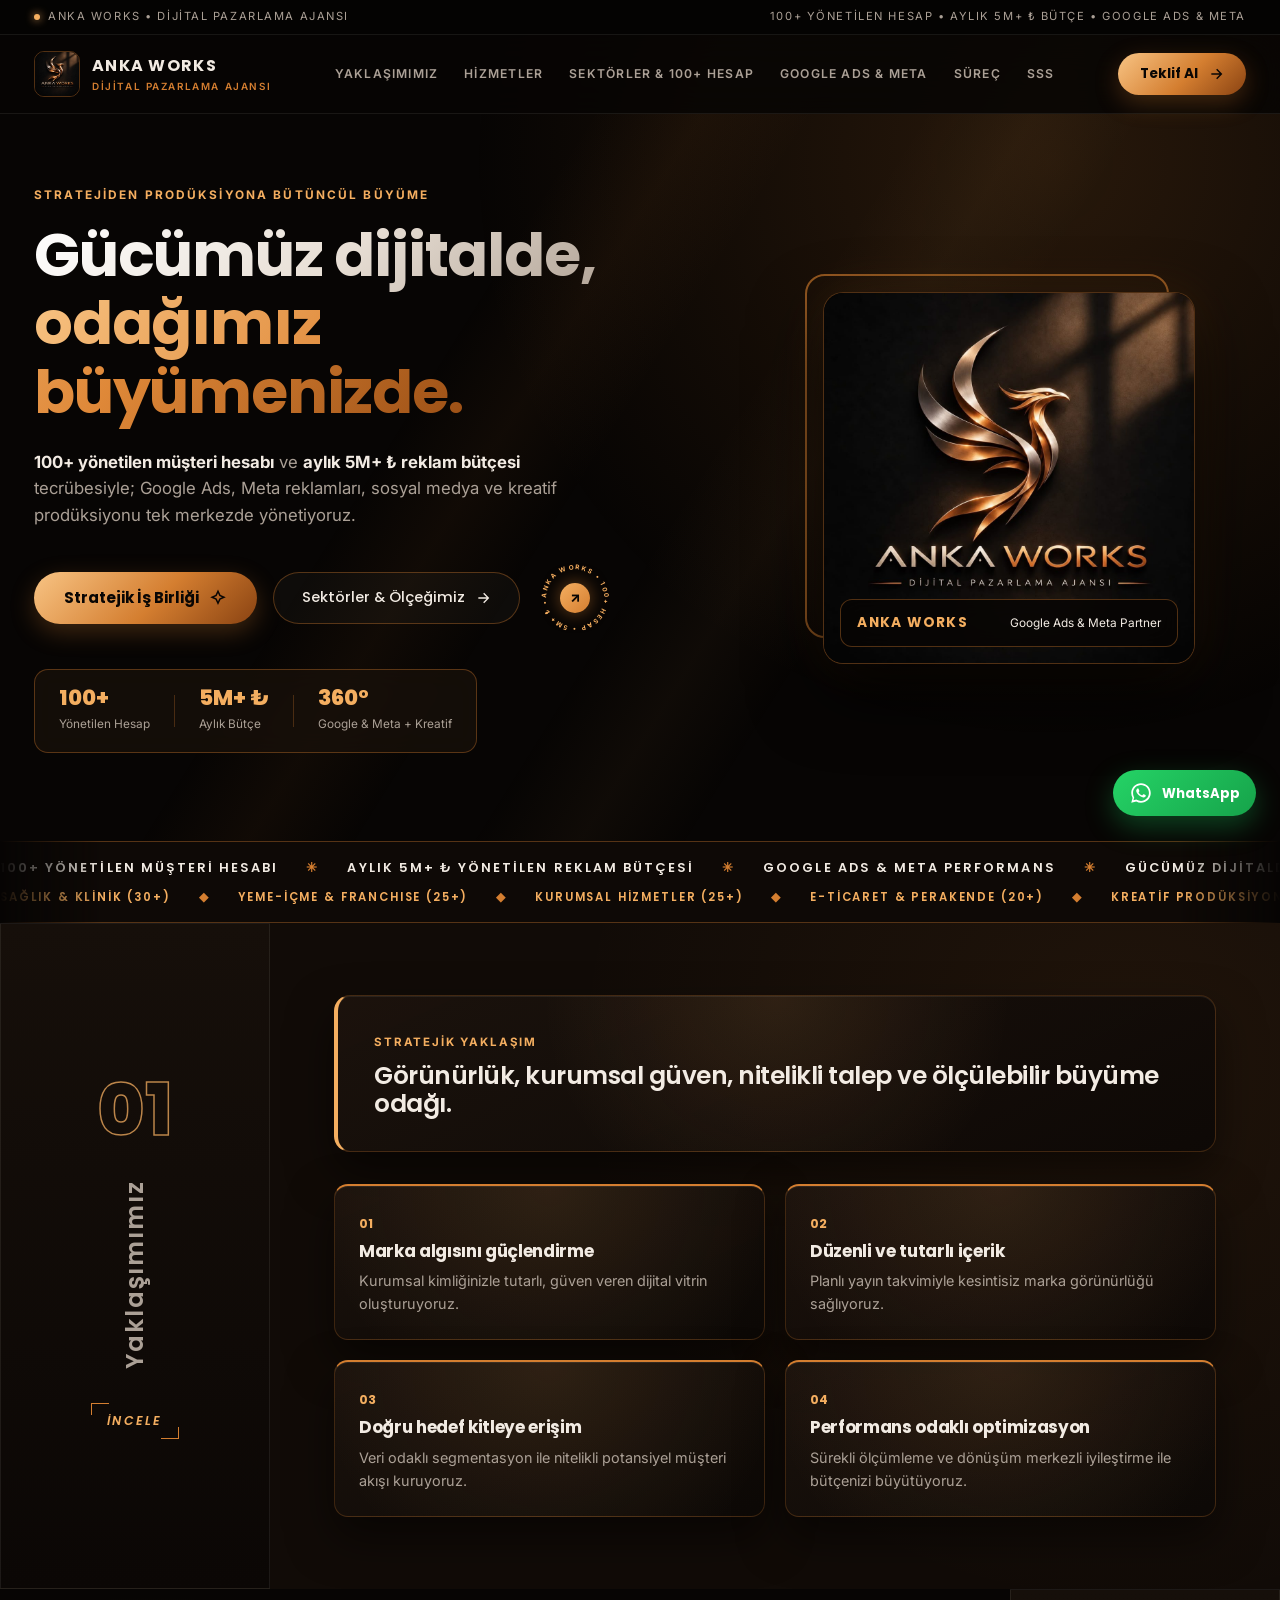
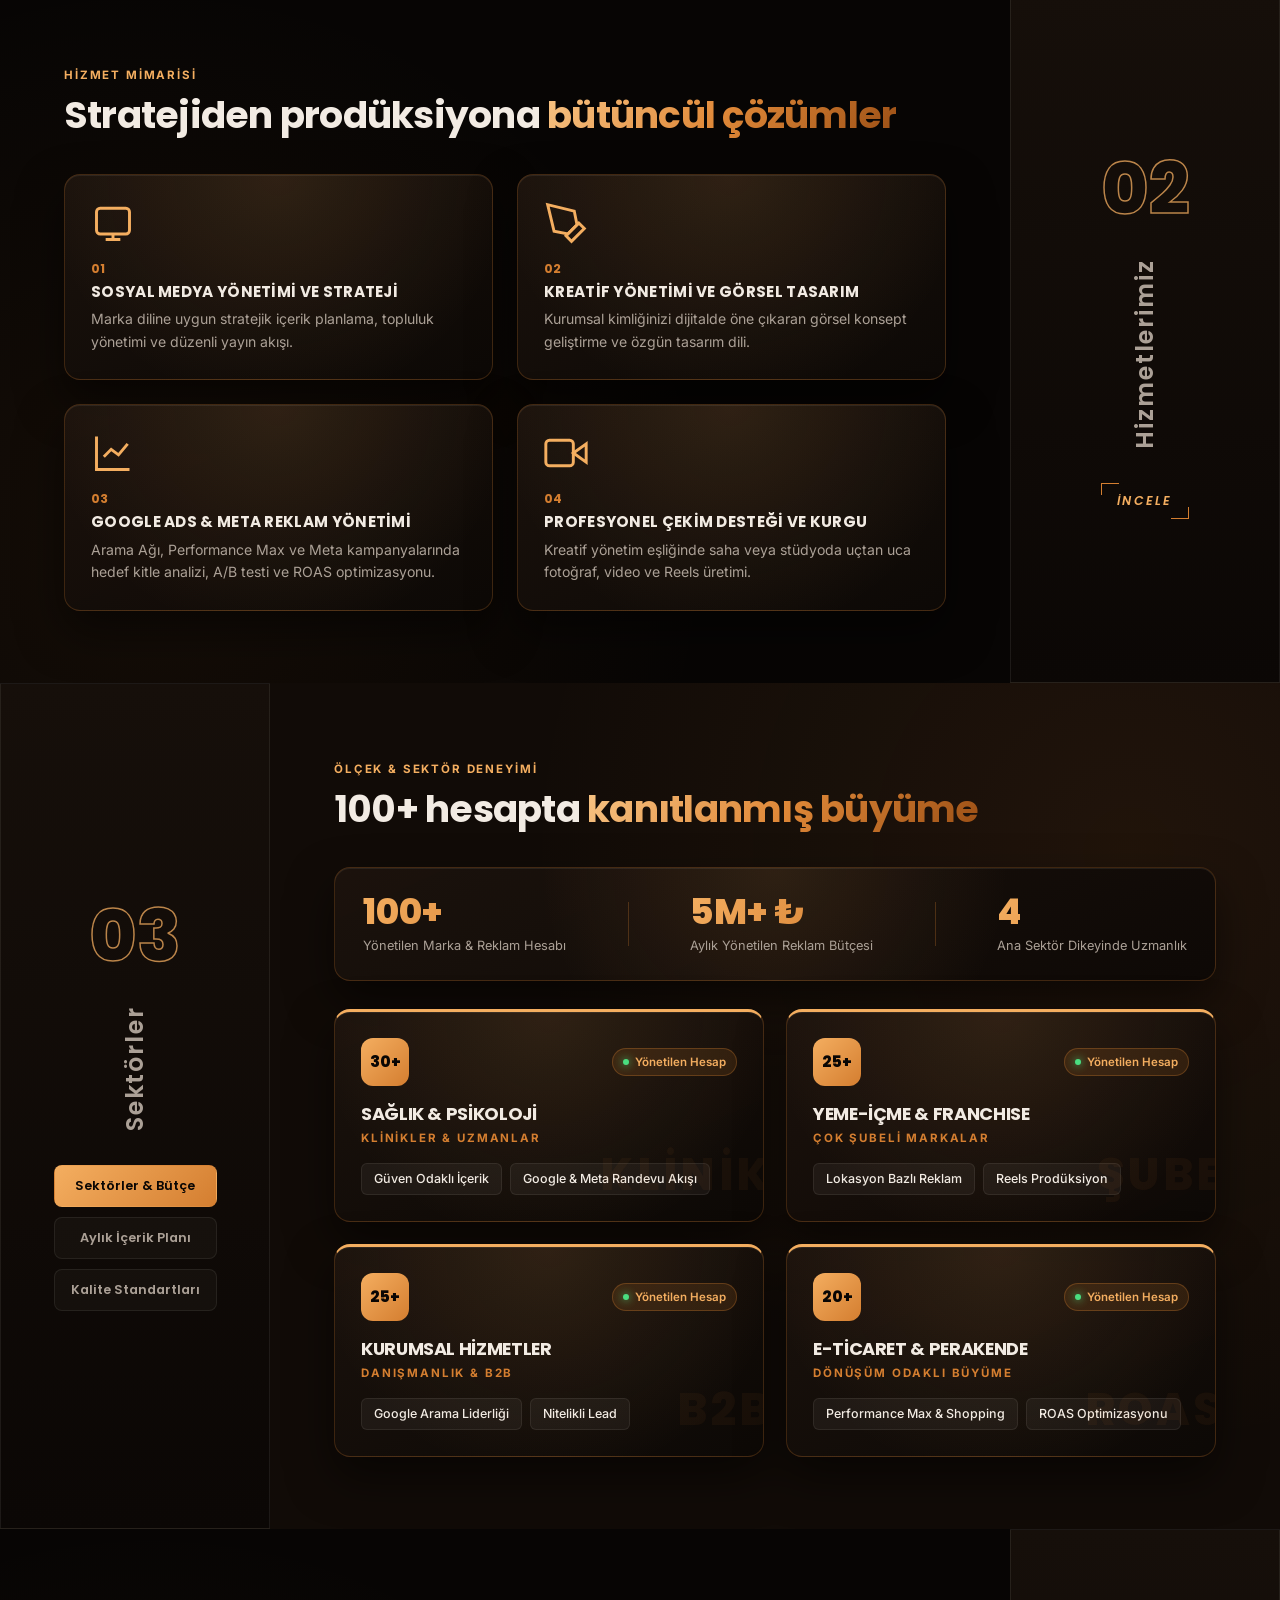
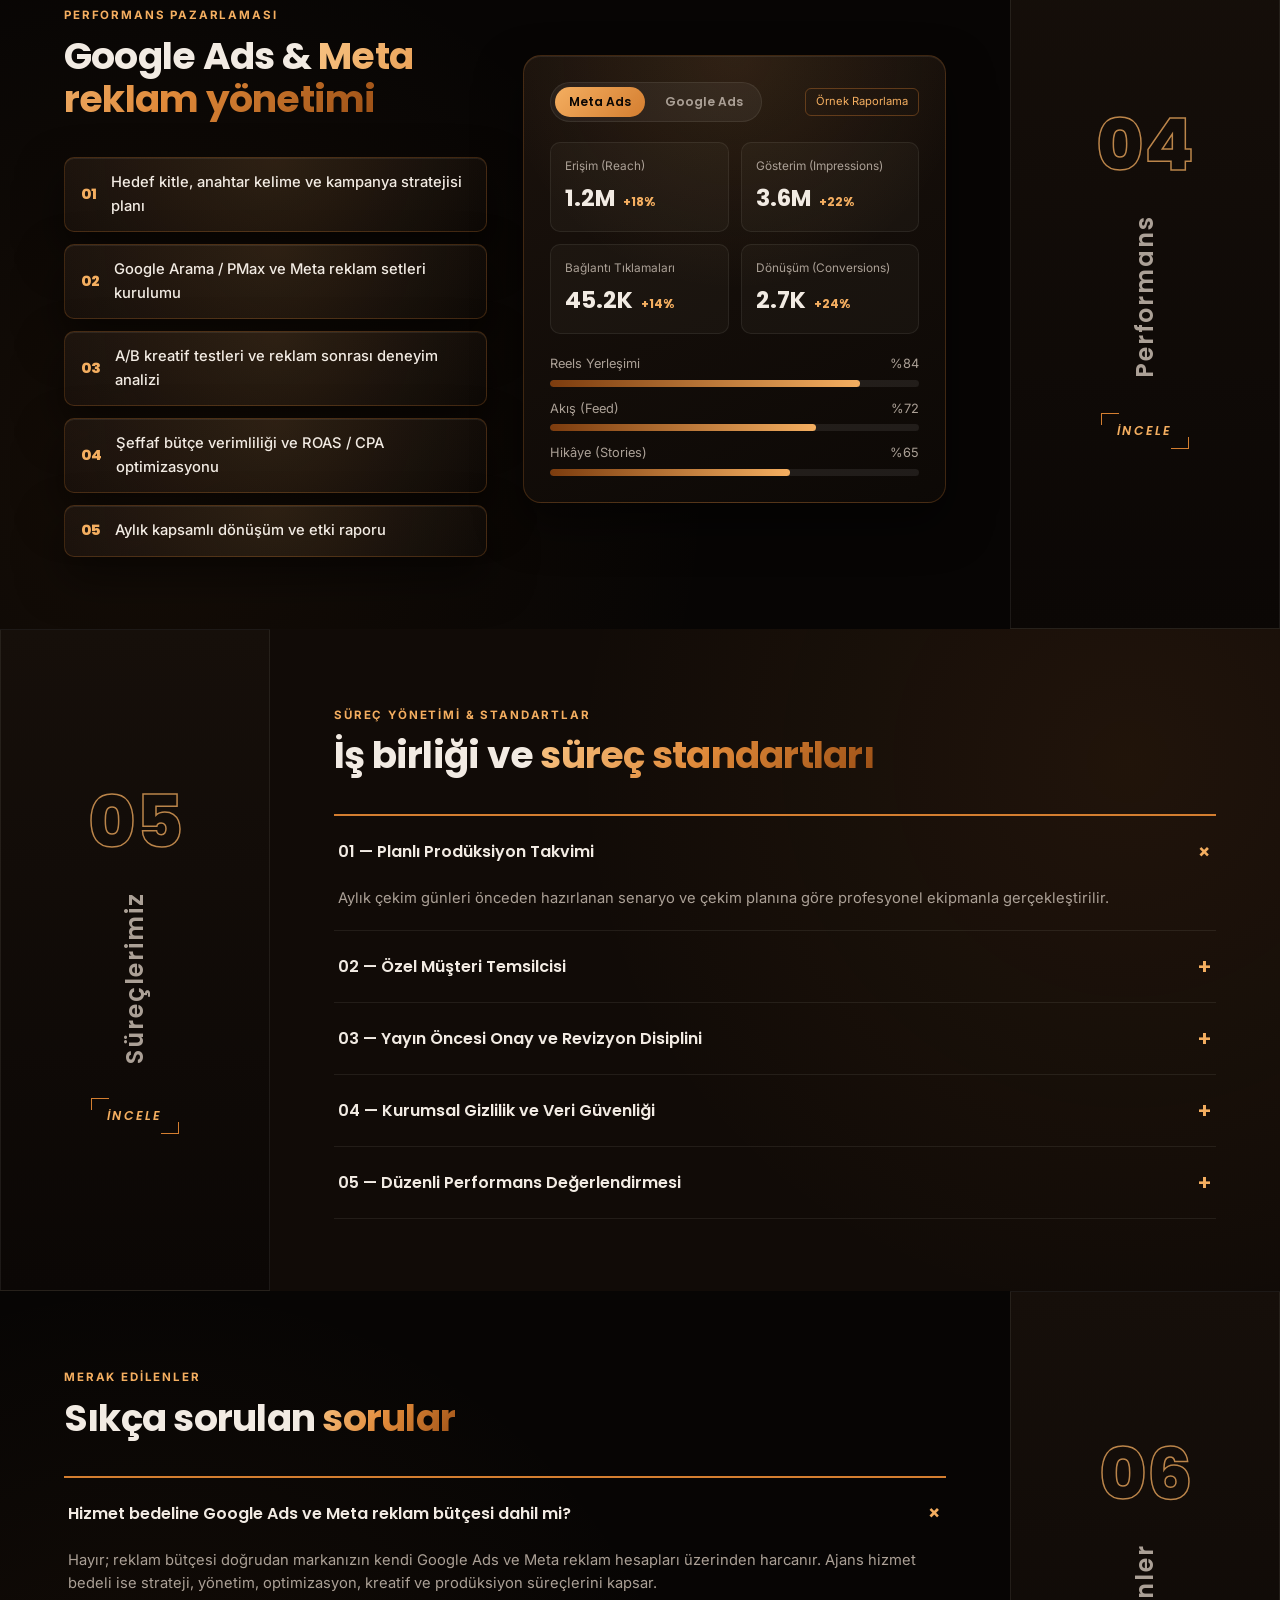
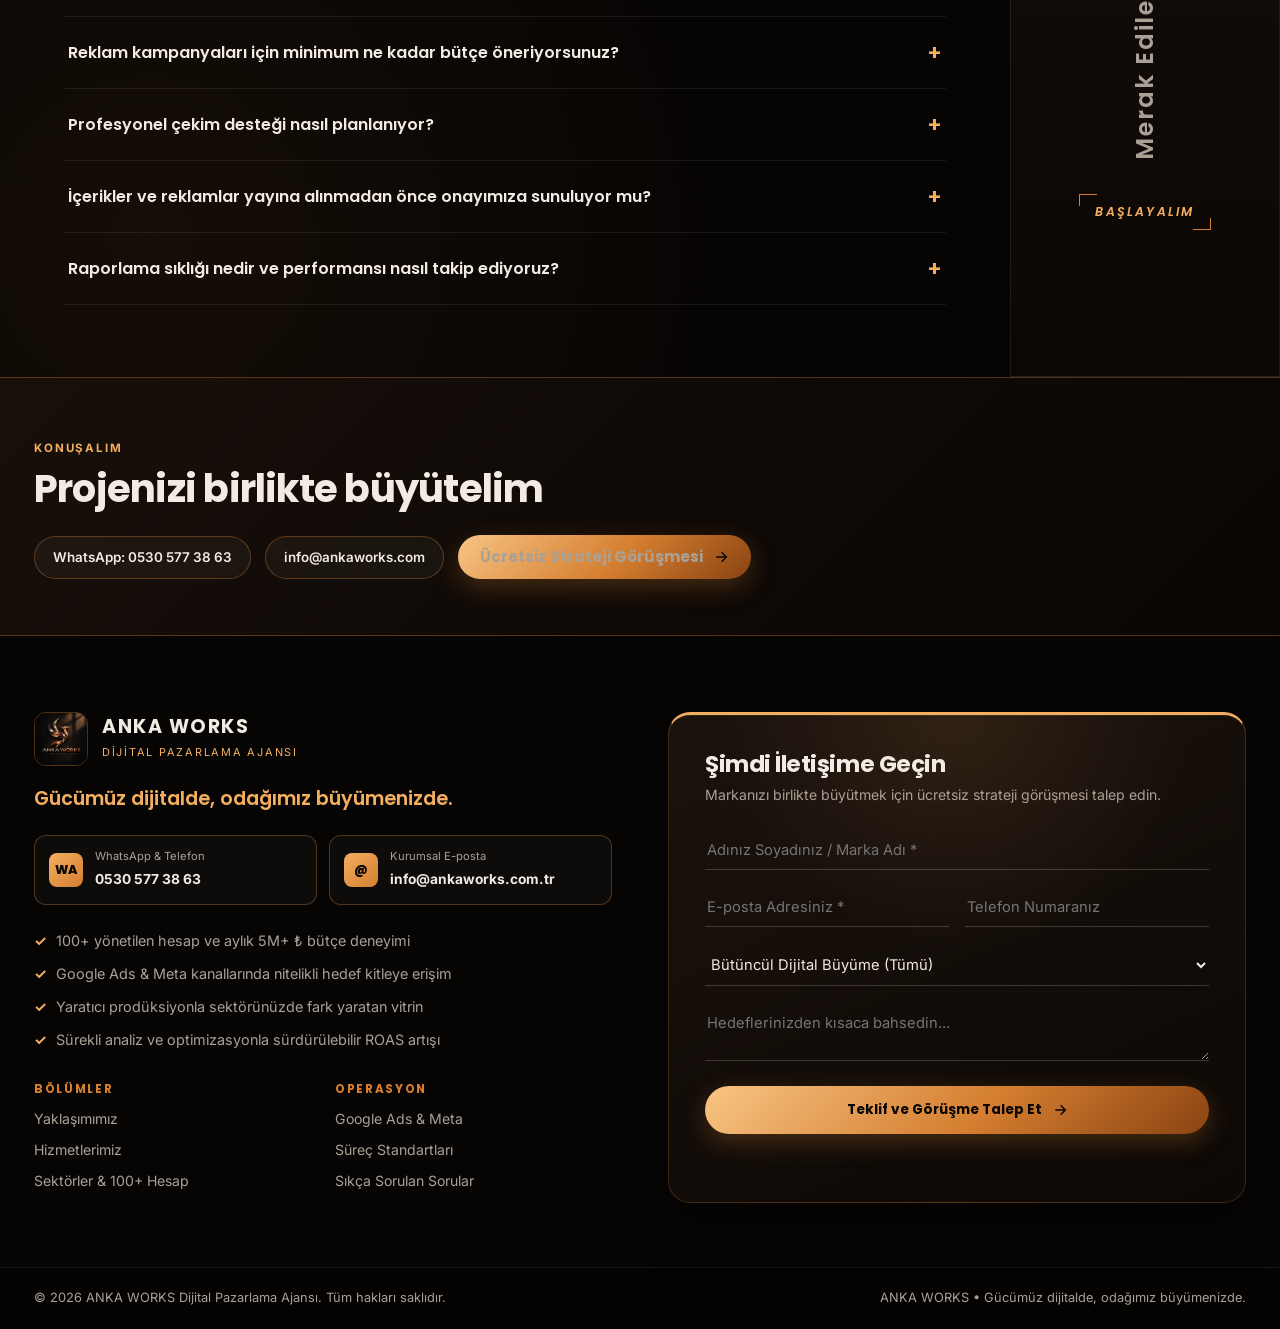
<file: website/index.html>
<!DOCTYPE html>
<html lang="tr">
<head>
  <meta charset="UTF-8" />
  <meta name="viewport" content="width=device-width, initial-scale=1.0" />
  <title>ANKA WORKS | Dijital Pazarlama Ajansı — Google Ads, Meta &amp; Sosyal Medya Yönetimi</title>
  <meta name="description" content="ANKA WORKS Dijital Pazarlama Ajansı: 100+ yönetilen hesap ve aylık 5M+ ₺ reklam bütçesi deneyimiyle Meta reklam yönetimi, Google Ads, sosyal medya ve profesyonel çekim çözümleri." />
  <link rel="canonical" href="https://ankaworks.com.tr/" />
  <meta property="og:title" content="ANKA WORKS | Dijital Pazarlama Ajansı — Google Ads &amp; Meta Yönetimi" />
  <meta property="og:description" content="100+ yönetilen hesap ve aylık 5M+ ₺ reklam bütçesi ile stratejiden prodüksiyona bütüncül dijital büyüme." />
  <meta property="og:type" content="website" />
  <meta property="og:url" content="https://ankaworks.com.tr/" />
  <meta property="og:image" content="https://ankaworks.com.tr/assets/anka-logo.jpeg" />
  <link rel="icon" type="image/jpeg" href="assets/anka-logo.jpeg" />
  <link rel="apple-touch-icon" href="assets/anka-logo.jpeg" />
  <link rel="preconnect" href="https://fonts.googleapis.com" />
  <link rel="preconnect" href="https://fonts.gstatic.com" crossorigin />
  <link href="https://fonts.googleapis.com/css2?family=Inter:wght@400;500;600;700&family=Poppins:ital,wght@0,400;0,500;0,600;0,700;0,800;1,500;1,700&display=swap" rel="stylesheet" />
  <link rel="stylesheet" href="styles.css" />
   <script type="application/ld+json">
  {
    "@context": "https://schema.org",
    "@type": "ProfessionalService",
    "name": "ANKA WORKS Dijital Pazarlama Ajansı",
    "url": "https://ankaworks.com.tr",
    "logo": "https://ankaworks.com.tr/assets/anka-logo.jpeg",
    "image": "https://ankaworks.com.tr/assets/anka-logo.jpeg",
    "description": "100+ yönetilen hesap ve aylık 5M+ ₺ reklam bütçesi ile Google Ads, Meta reklam yönetimi, sosyal medya ve profesyonel çekim çözümleri sunan dijital pazarlama ajansı.",
    "telephone": "+905305773863",
    "email": "info@ankaworks.com.tr",
    "areaServed": "TR",
    "serviceType": [
      "Meta Reklam Yönetimi",
      "Google Ads Yönetimi",
      "Sosyal Medya Yönetimi",
      "Kreatif Yönetim ve Prodüksiyon"
    ]
  }
  </script>
</head>
<body>
  <!-- Top Scroll Progress Bar -->
  <div class="scroll-progress" id="scrollProgress" aria-hidden="true"></div>
  <!-- Logo-Inspired Diagonal Light Rays & Ambient Glow -->
  <div class="window-rays" aria-hidden="true"></div>

  <!-- Cinematic Opening Curtain -->
  <div class="intro-splash" id="introSplash" role="dialog" aria-label="ANKA WORKS Açılış">
    <div class="intro-beam" aria-hidden="true"></div>
    <div class="intro-inner">
      <div class="intro-logo-wrap">
        <img src="assets/anka-logo.jpeg" alt="ANKA WORKS Dijital Pazarlama Ajansı Logosu" class="intro-logo" />
        <div class="intro-ring" aria-hidden="true"></div>
      </div>
      <div class="intro-line" aria-hidden="true"></div>
      <p class="intro-slogan">
        Gücümüz dijitalde, <span>odağımız büyümenizde.</span>
      </p>
      <button type="button" class="intro-skip" id="introSkipBtn">Siteye Geç →</button>
    </div>
  </div>

  <!-- Top Utility Bar -->
  <div class="utility-bar">
    <div class="container utility-inner">
      <div class="utility-left">
        <span class="utility-dot"></span>
        <span>ANKA WORKS • DİJİTAL PAZARLAMA AJANSI</span>
      </div>
      <div class="utility-right">
        <span>100+ YÖNETİLEN HESAP • AYLIK 5M+ ₺ BÜTÇE • GOOGLE ADS & META</span>
      </div>
    </div>
  </div>

  <!-- Header / Navigation -->
  <header class="site-header" id="top">
    <div class="container header-inner">
      <a href="#top" class="brand" aria-label="ANKA WORKS Ana Sayfa">
        <img src="assets/anka-logo.jpeg" alt="ANKA WORKS Logo" class="brand-logo-img" />
        <div class="brand-text">
          <span class="brand-name">ANKA WORKS</span>
          <span class="brand-sub">DİJİTAL PAZARLAMA AJANSI</span>
        </div>
      </a>

      <nav class="nav-links" aria-label="Ana Menü">
        <a href="#yaklasim">YAKLAŞIMIMIZ</a>
        <a href="#hizmetler">HİZMETLER</a>
        <a href="#sektorler">SEKTÖRLER & 100+ HESAP</a>
        <a href="#performans">GOOGLE ADS & META</a>
        <a href="#surec">SÜREÇ</a>
        <a href="#sss">SSS</a>
      </nav>

      <div class="header-actions">
        <a href="#iletisim" class="btn-copper">
          <span>Teklif Al</span>
          <svg width="16" height="16" viewBox="0 0 24 24" fill="none" stroke="currentColor" stroke-width="2.2"><path d="M5 12h14M13 5l7 7-7 7"/></svg>
        </a>
        <button class="mobile-menu-btn" id="mobileMenuBtn" aria-label="Menüyü Aç/Kapat" aria-expanded="false">
          <span></span><span></span><span></span>
        </button>
      </div>
    </div>

    <!-- Mobile Drawer -->
    <div class="mobile-drawer" id="mobileDrawer">
      <a href="#yaklasim">Yaklaşımımız</a>
      <a href="#hizmetler">Hizmetler</a>
      <a href="#sektorler">Sektörler & 100+ Hesap</a>
      <a href="#performans">Google Ads & Meta</a>
      <a href="#surec">Süreç Standartları</a>
      <a href="#sss">Sıkça Sorulan Sorular</a>
      <a href="#iletisim" class="btn-copper">Markanızı Büyütelim</a>
    </div>
  </header>

  <main>
    <!-- Asymmetric Luxury Hero -->
    <section class="hero">
      <div class="container hero-grid">
        <div class="hero-content reveal">
          <div class="hero-kicker">STRATEJİDEN PRODÜKSİYONA BÜTÜNCÜL BÜYÜME</div>
          <h1 class="hero-title">
            <span class="champagne-text">Gücümüz dijitalde,</span><br />
            <span class="copper-text">odağımız büyümenizde.</span>
          </h1>
          <p class="hero-lead">
            <strong>100+ yönetilen müşteri hesabı</strong> ve <strong>aylık 5M+ ₺ reklam bütçesi</strong> tecrübesiyle; Google Ads, Meta reklamları, sosyal medya ve kreatif prodüksiyonu tek merkezde yönetiyoruz.
          </p>

          <div class="hero-cta">
            <a href="#iletisim" class="btn-copper btn-copper--lg">
              <span>Stratejik İş Birliği</span>
              <svg width="18" height="18" viewBox="0 0 24 24" fill="none" stroke="currentColor" stroke-width="2"><path d="M12 3l2.5 5.5L20 11l-5.5 2.5L12 19l-2.5-5.5L4 11l5.5-2.5L12 3z"/></svg>
            </a>
            <a href="#sektorler" class="btn-champagne-outline">
              <span>Sektörler & Ölçeğimiz</span>
              <svg width="16" height="16" viewBox="0 0 24 24" fill="none" stroke="currentColor" stroke-width="2"><path d="M5 12h14M13 5l7 7-7 7"/></svg>
            </a>
            <a href="#performans" class="showreel-badge" aria-label="Performans Pazarlamasını İncele">
              <svg viewBox="0 0 100 100" class="showreel-svg" aria-hidden="true">
                <defs>
                  <path id="showreelCircle" d="M 50, 50 m -37, 0 a 37,37 0 1,1 74,0 a 37,37 0 1,1 -74,0" />
                </defs>
                <text font-size="8.2" font-weight="700" letter-spacing="2.1" fill="currentColor">
                  <textPath href="#showreelCircle">ANKA WORKS • 100+ HESAP • 5M+ ₺ • </textPath>
                </text>
              </svg>
              <span class="showreel-play">↗</span>
            </a>
          </div>

          <div class="hero-kpi-strip">
            <div class="hkpi">
              <strong>100+</strong>
              <span>Yönetilen Hesap</span>
            </div>
            <div class="hkpi-sep" aria-hidden="true"></div>
            <div class="hkpi">
              <strong>5M+ ₺</strong>
              <span>Aylık Bütçe</span>
            </div>
            <div class="hkpi-sep" aria-hidden="true"></div>
            <div class="hkpi">
              <strong>360°</strong>
              <span>Google & Meta + Kreatif</span>
            </div>
          </div>
        </div>

        <div class="hero-visual reveal reveal-delay">
          <div class="hero-offset-frame">
            <div class="hero-wireframe-back" aria-hidden="true"></div>
            <div class="hero-logo-card">
              <img src="assets/anka-logo.jpeg" alt="ANKA WORKS Dijital Pazarlama Ajansı" class="hero-logo-exact" />
              <div class="hero-floating-badge">
                <strong>ANKA WORKS</strong>
                <span>Google Ads & Meta Partner</span>
              </div>
            </div>
          </div>
        </div>
      </div>
    </section>

    <!-- Dual-Track Counter-Scrolling Marquee -->
    <div class="marquee-strip marquee-strip--dual" aria-hidden="true">
      <div class="marquee-track">
        <span>100+ YÖNETİLEN MÜŞTERİ HESABI</span><span class="marquee-sep">✳</span>
        <span>AYLIK 5M+ ₺ YÖNETİLEN REKLAM BÜTÇESİ</span><span class="marquee-sep">✳</span>
        <span>GOOGLE ADS & META PERFORMANS</span><span class="marquee-sep">✳</span>
        <span>GÜCÜMÜZ DİJİTALDE, ODAĞIMIZ BÜYÜMENİZDE</span><span class="marquee-sep">✳</span>
        <span>100+ YÖNETİLEN MÜŞTERİ HESABI</span><span class="marquee-sep">✳</span>
        <span>AYLIK 5M+ ₺ YÖNETİLEN REKLAM BÜTÇESİ</span><span class="marquee-sep">✳</span>
        <span>GOOGLE ADS & META PERFORMANS</span><span class="marquee-sep">✳</span>
        <span>GÜCÜMÜZ DİJİTALDE, ODAĞIMIZ BÜYÜMENİZDE</span><span class="marquee-sep">✳</span>
      </div>
      <div class="marquee-track marquee-track--reverse">
        <span>SAĞLIK & KLİNİK (30+)</span><span class="marquee-sep">◆</span>
        <span>YEME-İÇME & FRANCHISE (25+)</span><span class="marquee-sep">◆</span>
        <span>KURUMSAL HİZMETLER (25+)</span><span class="marquee-sep">◆</span>
        <span>E-TİCARET & PERAKENDE (20+)</span><span class="marquee-sep">◆</span>
        <span>KREATİF PRODÜKSİYON</span><span class="marquee-sep">◆</span>
        <span>SAĞLIK & KLİNİK (30+)</span><span class="marquee-sep">◆</span>
        <span>YEME-İÇME & FRANCHISE (25+)</span><span class="marquee-sep">◆</span>
        <span>KURUMSAL HİZMETLER (25+)</span><span class="marquee-sep">◆</span>
        <span>E-TİCARET & PERAKENDE (20+)</span><span class="marquee-sep">◆</span>
        <span>KREATİF PRODÜKSİYON</span><span class="marquee-sep">◆</span>
      </div>
    </div>

    <!-- =========================================================
         01 — BÜYÜME YAKLAŞIMIMIZ
         ========================================================= -->
    <section class="arch-section" id="yaklasim">
      <div class="arch-split arch-split--rail-left">
        <div class="index-rail reveal">
          <div class="index-rail-inner">
            <span class="index-num">01</span>
            <h2 class="index-vertical-title">Yaklaşımımız</h2>
            <a href="#hizmetler" class="editorial-link">İNCELE</a>
          </div>
        </div>

        <div class="content-slab content-slab--espresso reveal reveal-delay">
          <div class="slab-inner">
            <div class="overlap-quote-card metal-card">
              <span class="card-eyebrow">STRATEJİK YAKLAŞIM</span>
              <h3>Görünürlük, kurumsal güven, nitelikli talep ve ölçülebilir büyüme odağı.</h3>
            </div>

            <div class="editorial-4-grid">
              <article class="metal-card ed-card">
                <span class="ed-num">01</span>
                <h4>Marka algısını güçlendirme</h4>
                <p>Kurumsal kimliğinizle tutarlı, güven veren dijital vitrin oluşturuyoruz.</p>
              </article>
              <article class="metal-card ed-card">
                <span class="ed-num">02</span>
                <h4>Düzenli ve tutarlı içerik</h4>
                <p>Planlı yayın takvimiyle kesintisiz marka görünürlüğü sağlıyoruz.</p>
              </article>
              <article class="metal-card ed-card">
                <span class="ed-num">03</span>
                <h4>Doğru hedef kitleye erişim</h4>
                <p>Veri odaklı segmentasyon ile nitelikli potansiyel müşteri akışı kuruyoruz.</p>
              </article>
              <article class="metal-card ed-card">
                <span class="ed-num">04</span>
                <h4>Performans odaklı optimizasyon</h4>
                <p>Sürekli ölçümleme ve dönüşüm merkezli iyileştirme ile bütçenizi büyütüyoruz.</p>
              </article>
            </div>
          </div>
        </div>
      </div>
    </section>

    <!-- =========================================================
         02 — HİZMET MİMARİMİZ
         ========================================================= -->
    <section class="arch-section" id="hizmetler">
      <div class="arch-split arch-split--rail-right">
        <div class="content-slab content-slab--obsidian reveal">
          <div class="slab-inner">
            <div class="slab-header">
              <span class="card-eyebrow">HİZMET MİMARİSİ</span>
              <h2>Stratejiden prodüksiyona <span class="copper-text">bütüncül çözümler</span></h2>
            </div>

            <div class="service-icon-grid">
              <article class="metal-card svc-item">
                <div class="svc-icon">
                  <svg viewBox="0 0 24 24" fill="none" stroke="currentColor" stroke-width="1.6"><rect x="3" y="4" width="18" height="14" rx="2"/><path d="M8 21h8M12 18v3"/></svg>
                </div>
                <span class="svc-code">01</span>
                <h4>SOSYAL MEDYA YÖNETİMİ VE STRATEJİ</h4>
                <p>Marka diline uygun stratejik içerik planlama, topluluk yönetimi ve düzenli yayın akışı.</p>
              </article>

              <article class="metal-card svc-item">
                <div class="svc-icon">
                  <svg viewBox="0 0 24 24" fill="none" stroke="currentColor" stroke-width="1.6"><path d="M12 19l7-7 3 3-7 7-3-3z"/><path d="M18 13l-1.5-7.5L2 2l3.5 14.5L13 18l5-5z"/></svg>
                </div>
                <span class="svc-code">02</span>
                <h4>KREATİF YÖNETİMİ VE GÖRSEL TASARIM</h4>
                <p>Kurumsal kimliğinizi dijitalde öne çıkaran görsel konsept geliştirme ve özgün tasarım dili.</p>
              </article>

              <article class="metal-card svc-item">
                <div class="svc-icon">
                  <svg viewBox="0 0 24 24" fill="none" stroke="currentColor" stroke-width="1.6"><path d="M3 3v18h18"/><path d="M7 14l4-4 4 3 5-6"/></svg>
                </div>
                <span class="svc-code">03</span>
                <h4>GOOGLE ADS & META REKLAM YÖNETİMİ</h4>
                <p>Arama Ağı, Performance Max ve Meta kampanyalarında hedef kitle analizi, A/B testi ve ROAS optimizasyonu.</p>
              </article>

              <article class="metal-card svc-item">
                <div class="svc-icon">
                  <svg viewBox="0 0 24 24" fill="none" stroke="currentColor" stroke-width="1.6"><path d="M23 7l-7 5 7 5V7z"/><rect x="1" y="5" width="15" height="14" rx="2"/></svg>
                </div>
                <span class="svc-code">04</span>
                <h4>PROFESYONEL ÇEKİM DESTEĞİ VE KURGU</h4>
                <p>Kreatif yönetim eşliğinde saha veya stüdyoda uçtan uca fotoğraf, video ve Reels üretimi.</p>
              </article>
            </div>
          </div>
        </div>

        <div class="index-rail reveal reveal-delay">
          <div class="index-rail-inner">
            <span class="index-num">02</span>
            <h2 class="index-vertical-title">Hizmetlerimiz</h2>
            <a href="#sektorler" class="editorial-link">İNCELE</a>
          </div>
        </div>
      </div>
    </section>

    <!-- =========================================================
         03 — SEKTÖRLER, 100+ HESAP & 5M+ BÜTÇE
         ========================================================= -->
    <section class="arch-section" id="sektorler">
      <div class="arch-split arch-split--rail-left">
        <div class="index-rail index-rail--wide reveal">
          <div class="index-rail-inner">
            <span class="index-num">03</span>
            <h2 class="index-vertical-title">Sektörler</h2>
            <div class="rail-tabs" role="tablist" aria-label="Sektörler ve Operasyon Sekmeleri">
              <button type="button" class="rail-tab active" data-panel="panel-sectors" role="tab" aria-selected="true">Sektörler & Bütçe</button>
              <button type="button" class="rail-tab" data-panel="panel-plan" role="tab" aria-selected="false">Aylık İçerik Planı</button>
              <button type="button" class="rail-tab" data-panel="panel-quality" role="tab" aria-selected="false">Kalite Standartları</button>
            </div>
          </div>
        </div>

        <div class="content-slab content-slab--espresso reveal reveal-delay">
          <div class="slab-inner">
            <!-- Panel 1: Sektörler, 100+ Hesap & 5M+ Bütçe -->
            <div class="tab-panel active" id="panel-sectors">
              <div class="slab-header">
                <span class="card-eyebrow">ÖLÇEK & SEKTÖR DENEYİMİ</span>
                <h2>100+ hesapta <span class="copper-text">kanıtlanmış büyüme</span></h2>
              </div>

              <div class="budget-authority-bar metal-card">
                <div class="auth-stat">
                  <span class="auth-num">100+</span>
                  <span class="auth-label">Yönetilen Marka & Reklam Hesabı</span>
                </div>
                <div class="auth-divider" aria-hidden="true"></div>
                <div class="auth-stat">
                  <span class="auth-num">5M+ ₺</span>
                  <span class="auth-label">Aylık Yönetilen Reklam Bütçesi</span>
                </div>
                <div class="auth-divider" aria-hidden="true"></div>
                <div class="auth-stat">
                  <span class="auth-num">4</span>
                  <span class="auth-label">Ana Sektör Dikeyinde Uzmanlık</span>
                </div>
              </div>

              <div class="partners-showcase-grid">
                <article class="metal-card partner-ed-card">
                  <div class="partner-ed-watermark" aria-hidden="true">KLİNİK</div>
                  <div class="partner-ed-top">
                    <div class="partner-ed-avatar">30+</div>
                    <span class="partner-ed-badge"><i class="pulse-dot"></i> Yönetilen Hesap</span>
                  </div>
                  <h3>SAĞLIK & PSİKOLOJİ</h3>
                  <p class="partner-ed-sub">KLİNİKLER & UZMANLAR</p>
                  <div class="partner-ed-branches">
                    <span>Güven Odaklı İçerik</span>
                    <span>Google & Meta Randevu Akışı</span>
                  </div>
                </article>

                <article class="metal-card partner-ed-card">
                  <div class="partner-ed-watermark" aria-hidden="true">ŞUBE</div>
                  <div class="partner-ed-top">
                    <div class="partner-ed-avatar">25+</div>
                    <span class="partner-ed-badge"><i class="pulse-dot"></i> Yönetilen Hesap</span>
                  </div>
                  <h3>YEME-İÇME & FRANCHISE</h3>
                  <p class="partner-ed-sub">ÇOK ŞUBELİ MARKALAR</p>
                  <div class="partner-ed-branches">
                    <span>Lokasyon Bazlı Reklam</span>
                    <span>Reels Prodüksiyon</span>
                  </div>
                </article>

                <article class="metal-card partner-ed-card">
                  <div class="partner-ed-watermark" aria-hidden="true">B2B</div>
                  <div class="partner-ed-top">
                    <div class="partner-ed-avatar">25+</div>
                    <span class="partner-ed-badge"><i class="pulse-dot"></i> Yönetilen Hesap</span>
                  </div>
                  <h3>KURUMSAL HİZMETLER</h3>
                  <p class="partner-ed-sub">DANIŞMANLIK & B2B</p>
                  <div class="partner-ed-branches">
                    <span>Google Arama Liderliği</span>
                    <span>Nitelikli Lead</span>
                  </div>
                </article>

                <article class="metal-card partner-ed-card">
                  <div class="partner-ed-watermark" aria-hidden="true">ROAS</div>
                  <div class="partner-ed-top">
                    <div class="partner-ed-avatar">20+</div>
                    <span class="partner-ed-badge"><i class="pulse-dot"></i> Yönetilen Hesap</span>
                  </div>
                  <h3>E-TİCARET & PERAKENDE</h3>
                  <p class="partner-ed-sub">DÖNÜŞÜM ODAKLI BÜYÜME</p>
                  <div class="partner-ed-branches">
                    <span>Performance Max & Shopping</span>
                    <span>ROAS Optimizasyonu</span>
                  </div>
                </article>
              </div>
            </div>

            <!-- Panel 2: Aylık İçerik Planı -->
            <div class="tab-panel" id="panel-plan">
              <div class="slab-header">
                <span class="card-eyebrow">OPERASYONEL PLAN</span>
                <h2>Aylık içerik ve <span class="copper-text">prodüksiyon planı</span></h2>
              </div>

              <div class="plan-split">
                <ul class="plan-list">
                  <li class="metal-card"><strong>Haftada 3 gönderi</strong><span>Marka diline uygun kurumsal tasarım ve stratejik metin</span></li>
                  <li class="metal-card"><strong>Haftada 3–5 hikâye</strong><span>Günlük etkileşim ve marka bilinirliği akışı</span></li>
                  <li class="metal-card"><strong>Ayda 4–6 Reels</strong><span>Yüksek izlenme potansiyelli dinamik kurgu</span></li>
                  <li class="metal-card"><strong>Ayda 1 profesyonel çekim desteği</strong><span>Saha veya stüdyoda uçtan uca fotoğraf & video üretimi</span></li>
                  <li class="metal-card"><strong>Aylık içerik takvimi ve rapor</strong><span>Yayın öncesi onaylı takvim ve ay sonu yönetici özeti</span></li>
                </ul>

                <div class="calendar-widget metal-card">
                  <div class="calendar-header">
                    <span>AYLIK YAYIN TAKVİMİ</span>
                    <span class="badge-copper">Onaylı Akış</span>
                  </div>
                  <div class="calendar-weekdays">
                    <span>PZT</span><span>SAL</span><span>ÇAR</span><span>PER</span><span>CUM</span><span>CMT</span><span>PZR</span>
                  </div>
                  <div class="calendar-days" id="calendarGrid">
                    <span>1</span><span>2</span><span class="day-active" title="Gönderi + Hikâye">3</span><span>4</span><span>5</span><span class="day-active" title="Reels Yayını">6</span><span>7</span>
                    <span>8</span><span class="day-active" title="Gönderi">9</span><span class="day-shoot" title="Profesyonel Çekim Günü">10</span><span>11</span><span>12</span><span class="day-active" title="Reels + Hikâye">13</span><span>14</span>
                    <span>15</span><span>16</span><span class="day-active" title="Gönderi">17</span><span>18</span><span>19</span><span class="day-active" title="Reels Yayını">20</span><span>21</span>
                    <span>22</span><span>23</span><span class="day-active" title="Gönderi + Hikâye">24</span><span>25</span><span>26</span><span class="day-active" title="Reels Yayını">27</span><span>28</span>
                    <span>29</span><span>30</span><span class="day-report" title="Aylık Performans Raporu">31</span><span class="day-muted">1</span><span class="day-muted">2</span><span class="day-muted">3</span><span class="day-muted">4</span>
                  </div>
                  <div class="calendar-note" id="calendarNote">Detay için işaretli günlere tıklayın.</div>
                </div>
              </div>
            </div>

            <!-- Panel 3: Kalite Standartları -->
            <div class="tab-panel" id="panel-quality">
              <div class="slab-header">
                <span class="card-eyebrow">KALİTE STANDARTLARI</span>
                <h2>Kurumsal çalışma <span class="copper-text">disiplinimiz</span></h2>
              </div>

              <div class="editorial-4-grid">
                <article class="metal-card ed-card">
                  <span class="ed-num">01 / PLANLAMA</span>
                  <h4>Onaylı Aylık Yol Haritası</h4>
                  <p>Tüm içerik üretimi ve reklam kampanyaları ay başında net hedeflerle planlanır.</p>
                </article>
                <article class="metal-card ed-card">
                  <span class="ed-num">02 / KREATİF</span>
                  <h4>Marka Bütünlüğü</h4>
                  <p>Tasarım dili ve görsel estetik her mecrada kurumsal duruşunuzu güçlendirir.</p>
                </article>
                <article class="metal-card ed-card">
                  <span class="ed-num">03 / DENETİM</span>
                  <h4>Çok Aşamalı Kontrol</h4>
                  <p>Çekim, kurgu ve metinler yayına alınmadan uzman denetimi ve marka onayından geçer.</p>
                </article>
                <article class="metal-card ed-card">
                  <span class="ed-num">04 / VERİ</span>
                  <h4>Ölçülebilir KPI</h4>
                  <p>Tüm aksiyonlar aylık erişim, etkileşim ve dönüşüm raporlarıyla şeffaf sunulur.</p>
                </article>
              </div>
            </div>
          </div>
        </div>
      </div>
    </section>

    <!-- =========================================================
         04 — PERFORMANS PAZARLAMASI (GOOGLE ADS & META)
         ========================================================= -->
    <section class="arch-section" id="performans">
      <div class="arch-split arch-split--rail-right">
        <div class="content-slab content-slab--obsidian reveal">
          <div class="slab-inner meta-split">
            <div>
              <div class="slab-header">
                <span class="card-eyebrow">PERFORMANS PAZARLAMASI</span>
                <h2>Google Ads & <span class="copper-text">Meta reklam yönetimi</span></h2>
              </div>
              <ol class="meta-steps-list">
                <li class="metal-card"><span>01</span> Hedef kitle, anahtar kelime ve kampanya stratejisi planı</li>
                <li class="metal-card"><span>02</span> Google Arama / PMax ve Meta reklam setleri kurulumu</li>
                <li class="metal-card"><span>03</span> A/B kreatif testleri ve reklam sonrası deneyim analizi</li>
                <li class="metal-card"><span>04</span> Şeffaf bütçe verimliliği ve ROAS / CPA optimizasyonu</li>
                <li class="metal-card"><span>05</span> Aylık kapsamlı dönüşüm ve etki raporu</li>
              </ol>
            </div>

            <div class="dashboard-card metal-card">
              <div class="dashboard-top">
                <div class="platform-tabs" role="tablist" aria-label="Reklam Platformu Seçimi">
                  <button type="button" class="platform-tab active" data-platform="meta" role="tab" aria-selected="true">Meta Ads</button>
                  <button type="button" class="platform-tab" data-platform="google" role="tab" aria-selected="false">Google Ads</button>
                </div>
                <span class="badge-outline">Örnek Raporlama</span>
              </div>

              <div class="metrics-grid" id="perfMetricsGrid">
                <div class="metric-box">
                  <span class="metric-label" id="m1Label">Erişim (Reach)</span>
                  <div class="metric-val"><span class="kpi-num" id="m1Val" data-target="1.2" data-suffix="M" data-decimals="1">1.2M</span> <span class="metric-delta" id="m1Delta">+18%</span></div>
                </div>
                <div class="metric-box">
                  <span class="metric-label" id="m2Label">Gösterim (Impressions)</span>
                  <div class="metric-val"><span class="kpi-num" id="m2Val" data-target="3.6" data-suffix="M" data-decimals="1">3.6M</span> <span class="metric-delta" id="m2Delta">+22%</span></div>
                </div>
                <div class="metric-box">
                  <span class="metric-label" id="m3Label">Bağlantı Tıklamaları</span>
                  <div class="metric-val"><span class="kpi-num" id="m3Val" data-target="45.2" data-suffix="K" data-decimals="1">45.2K</span> <span class="metric-delta" id="m3Delta">+14%</span></div>
                </div>
                <div class="metric-box">
                  <span class="metric-label" id="m4Label">Dönüşüm (Conversions)</span>
                  <div class="metric-val"><span class="kpi-num" id="m4Val" data-target="2.7" data-suffix="K" data-decimals="1">2.7K</span> <span class="metric-delta" id="m4Delta">+24%</span></div>
                </div>
              </div>

              <div class="placement-bars">
                <div class="bar-row">
                  <div class="bar-label"><span id="b1Label">Reels Yerleşimi</span><span id="b1Pct">%84</span></div>
                  <div class="bar-track"><div class="bar-fill" id="b1Fill" style="--target-width: 84%;"></div></div>
                </div>
                <div class="bar-row">
                  <div class="bar-label"><span id="b2Label">Akış (Feed)</span><span id="b2Pct">%72</span></div>
                  <div class="bar-track"><div class="bar-fill" id="b2Fill" style="--target-width: 72%;"></div></div>
                </div>
                <div class="bar-row">
                  <div class="bar-label"><span id="b3Label">Hikâye (Stories)</span><span id="b3Pct">%65</span></div>
                  <div class="bar-track"><div class="bar-fill" id="b3Fill" style="--target-width: 65%;"></div></div>
                </div>
              </div>
            </div>
          </div>
        </div>

        <div class="index-rail reveal reveal-delay">
          <div class="index-rail-inner">
            <span class="index-num">04</span>
            <h2 class="index-vertical-title">Performans</h2>
            <a href="#surec" class="editorial-link">İNCELE</a>
          </div>
        </div>
      </div>
    </section>

    <!-- =========================================================
         05 — SÜREÇ STANDARTLARI
         ========================================================= -->
    <section class="arch-section" id="surec">
      <div class="arch-split arch-split--rail-left">
        <div class="index-rail reveal">
          <div class="index-rail-inner">
            <span class="index-num">05</span>
            <h2 class="index-vertical-title">Süreçlerimiz</h2>
            <a href="#sss" class="editorial-link">İNCELE</a>
          </div>
        </div>

        <div class="content-slab content-slab--espresso reveal reveal-delay">
          <div class="slab-inner">
            <div class="slab-header">
              <span class="card-eyebrow">SÜREÇ YÖNETİMİ & STANDARTLAR</span>
              <h2>İş birliği ve <span class="copper-text">süreç standartları</span></h2>
            </div>

            <div class="accordion-list" id="processAccordion">
              <div class="acc-item open">
                <button type="button" class="acc-trigger" aria-expanded="true">
                  <span>01 — Planlı Prodüksiyon Takvimi</span>
                  <span class="acc-plus">+</span>
                </button>
                <div class="acc-body">
                  <p>Aylık çekim günleri önceden hazırlanan senaryo ve çekim planına göre profesyonel ekipmanla gerçekleştirilir.</p>
                </div>
              </div>

              <div class="acc-item">
                <button type="button" class="acc-trigger" aria-expanded="false">
                  <span>02 — Özel Müşteri Temsilcisi</span>
                  <span class="acc-plus">+</span>
                </button>
                <div class="acc-body">
                  <p>Tüm iletişim, brief alma ve koordinasyon süreçleri tek bir sorumlu müşteri temsilcisi üzerinden hızlıca yönetilir.</p>
                </div>
              </div>

              <div class="acc-item">
                <button type="button" class="acc-trigger" aria-expanded="false">
                  <span>03 — Yayın Öncesi Onay ve Revizyon Disiplini</span>
                  <span class="acc-plus">+</span>
                </button>
                <div class="acc-body">
                  <p>Hazırlanan tüm tasarımlar, içerikler ve reklam kreatifleri yayın öncesinde mutlaka marka onayına sunulur.</p>
                </div>
              </div>

              <div class="acc-item">
                <button type="button" class="acc-trigger" aria-expanded="false">
                  <span>04 — Kurumsal Gizlilik ve Veri Güvenliği</span>
                  <span class="acc-plus">+</span>
                </button>
                <div class="acc-body">
                  <p>Marka varlıkları, reklam hesap erişimleri ve ticari strateji bilgileri kurumsal gizlilik ilkeleriyle güvence altına alınır.</p>
                </div>
              </div>

              <div class="acc-item">
                <button type="button" class="acc-trigger" aria-expanded="false">
                  <span>05 — Düzenli Performans Değerlendirmesi</span>
                  <span class="acc-plus">+</span>
                </button>
                <div class="acc-body">
                  <p>Her ay sonunda belirlenen KPI hedefleri, ROAS verileri ve büyüme metrikleri değerlendirme toplantısıyla gözden geçirilir.</p>
                </div>
              </div>
            </div>
          </div>
        </div>
      </div>
    </section>

    <!-- =========================================================
         06 — SIKÇA SORULAN SORULAR (SSS)
         ========================================================= -->
    <section class="arch-section" id="sss">
      <div class="arch-split arch-split--rail-right">
        <div class="content-slab content-slab--obsidian reveal">
          <div class="slab-inner">
            <div class="slab-header">
              <span class="card-eyebrow">MERAK EDİLENLER</span>
              <h2>Sıkça sorulan <span class="copper-text">sorular</span></h2>
            </div>

            <div class="accordion-list" id="faqAccordion">
              <div class="acc-item open">
                <button type="button" class="acc-trigger" aria-expanded="true">
                  <span>Hizmet bedeline Google Ads ve Meta reklam bütçesi dahil mi?</span>
                  <span class="acc-plus">+</span>
                </button>
                <div class="acc-body">
                  <p>Hayır; reklam bütçesi doğrudan markanızın kendi Google Ads ve Meta reklam hesapları üzerinden harcanır. Ajans hizmet bedeli ise strateji, yönetim, optimizasyon, kreatif ve prodüksiyon süreçlerini kapsar.</p>
                </div>
              </div>

              <div class="acc-item">
                <button type="button" class="acc-trigger" aria-expanded="false">
                  <span>Reklam kampanyaları için minimum ne kadar bütçe öneriyorsunuz?</span>
                  <span class="acc-plus">+</span>
                </button>
                <div class="acc-body">
                  <p>Sektör rekabetine ve hedeflenen dönüşüm hacmine göre değişmekle birlikte, ücretsiz strateji görüşmesinde markanız için en verimli başlangıç bütçesini ve kanal dağılımını birlikte belirliyoruz.</p>
                </div>
              </div>

              <div class="acc-item">
                <button type="button" class="acc-trigger" aria-expanded="false">
                  <span>Profesyonel çekim desteği nasıl planlanıyor?</span>
                  <span class="acc-plus">+</span>
                </button>
                <div class="acc-body">
                  <p>Ay başında hazırlanan içerik takvimine paralel olarak senaryo ve çekim listesi oluşturulur. Belirlenen çekim gününde kreatif yönetim eşliğinde saha veya stüdyo çekimleri uçtan uca tamamlanır.</p>
                </div>
              </div>

              <div class="acc-item">
                <button type="button" class="acc-trigger" aria-expanded="false">
                  <span>İçerikler ve reklamlar yayına alınmadan önce onayımıza sunuluyor mu?</span>
                  <span class="acc-plus">+</span>
                </button>
                <div class="acc-body">
                  <p>Evet. Hazırlanan tüm gönderi tasarımları, Reels kurguları ve reklam kreatifleri yayına alınmadan önce mutlaka sizin onayınıza ve revizyon sürecinize sunulur.</p>
                </div>
              </div>

              <div class="acc-item">
                <button type="button" class="acc-trigger" aria-expanded="false">
                  <span>Raporlama sıklığı nedir ve performansı nasıl takip ediyoruz?</span>
                  <span class="acc-plus">+</span>
                </button>
                <div class="acc-body">
                  <p>Her ay sonunda erişim, gösterim, tıklama, dönüşüm ve ROAS metriklerini içeren kapsamlı yönetici raporu sunulur ve özel müşteri temsilcinizle değerlendirme toplantısı yapılır.</p>
                </div>
              </div>
            </div>
          </div>
        </div>

        <div class="index-rail reveal reveal-delay">
          <div class="index-rail-inner">
            <span class="index-num">06</span>
            <h2 class="index-vertical-title">Merak Edilenler</h2>
            <a href="#iletisim" class="editorial-link">BAŞLAYALIM</a>
          </div>
        </div>
      </div>
    </section>

    <!-- Pre-Footer Authority Conversion Band -->
    <section class="prefooter-band">
      <div class="container prefooter-inner reveal">
        <div>
          <span class="card-eyebrow">KONUŞALIM</span>
          <h2>Projenizi birlikte büyütelim</h2>
        </div>
        <div class="prefooter-meta">
          <a href="https://wa.me/905305773863" target="_blank" rel="noopener noreferrer" class="contact-chip">WhatsApp: 0530 577 38 63</a>
          <a href="mailto:info@ankaworks.com" class="contact-chip">info@ankaworks.com</a>
          <a href="#iletisim" class="btn-copper">
            <span>Ücretsiz Strateji Görüşmesi</span>
            <svg width="16" height="16" viewBox="0 0 24 24" fill="none" stroke="currentColor" stroke-width="2.2"><path d="M5 12h14M13 5l7 7-7 7"/></svg>
          </a>
        </div>
      </div>
    </section>
  </main>

  <!-- =========================================================
       LUXURY DARK FOOTER WITH BRUSHED-COPPER CONTACT CARD
       ========================================================= -->
  <footer class="site-footer" id="iletisim">
    <div class="container footer-grid">
      <div class="footer-left reveal">
        <div class="footer-brand-block">
          <img src="assets/anka-logo.jpeg" alt="ANKA WORKS" class="footer-logo-img" />
          <div>
            <h3>ANKA WORKS</h3>
            <span>DİJİTAL PAZARLAMA AJANSI</span>
          </div>
        </div>
        <p class="footer-slogan">Gücümüz dijitalde, odağımız büyümenizde.</p>
        <div class="footer-contact-direct">
          <a href="https://wa.me/905305773863" target="_blank" rel="noopener noreferrer" class="direct-link">
            <span class="direct-badge">WA</span>
            <div>
              <small>WhatsApp & Telefon</small>
              <strong>0530 577 38 63</strong>
            </div>
          </a>
          <a href="mailto:info@ankaworks.com" class="direct-link">
            <span class="direct-badge">@</span>
            <div>
              <small>Kurumsal E-posta</small>
              <strong>info@ankaworks.com.tr</strong>
            </div>
          </a>
        </div>
        <ul class="footer-bullets">
          <li>100+ yönetilen hesap ve aylık 5M+ ₺ bütçe deneyimi</li>
          <li>Google Ads & Meta kanallarında nitelikli hedef kitleye erişim</li>
          <li>Yaratıcı prodüksiyonla sektörünüzde fark yaratan vitrin</li>
          <li>Sürekli analiz ve optimizasyonla sürdürülebilir ROAS artışı</li>
        </ul>
        <div class="footer-nav-cols">
          <div>
            <h4>BÖLÜMLER</h4>
            <a href="#yaklasim">Yaklaşımımız</a>
            <a href="#hizmetler">Hizmetlerimiz</a>
            <a href="#sektorler">Sektörler & 100+ Hesap</a>
          </div>
          <div>
            <h4>OPERASYON</h4>
            <a href="#performans">Google Ads & Meta</a>
            <a href="#surec">Süreç Standartları</a>
            <a href="#sss">Sıkça Sorulan Sorular</a>
          </div>
        </div>
      </div>

      <div class="footer-form-float metal-card reveal reveal-delay">
        <h3>Şimdi İletişime Geçin</h3>
        <p class="form-sub">Markanızı birlikte büyütmek için ücretsiz strateji görüşmesi talep edin.</p>
        <form name="teklif-formu" method="POST" data-netlify="true" netlify-honeypot="bot-field" id="contactForm">
          <input type="hidden" name="form-name" value="teklif-formu" />
          <p class="hidden-honeypot"><label>Bot: <input name="bot-field" /></label></p>

          <div class="line-field">
            <input type="text" id="name" name="name" placeholder="Adınız Soyadınız / Marka Adı *" required />
          </div>
          <div class="line-field-row">
            <div class="line-field">
              <input type="email" id="email" name="email" placeholder="E-posta Adresiniz *" required />
            </div>
            <div class="line-field">
              <input type="tel" id="phone" name="phone" placeholder="Telefon Numaranız" />
            </div>
          </div>
          <div class="line-field">
            <select id="service" name="service" aria-label="Hizmet Seçimi">
              <option value="Butuncul Paket">Bütüncül Dijital Büyüme (Tümü)</option>
              <option value="Google Ads & Meta Yonetimi">Google Ads & Meta Reklam Yönetimi</option>
              <option value="Sosyal Medya & Kreatif">Sosyal Medya & Kreatif Yönetimi</option>
              <option value="Profesyonel Cekim & Kurgu">Profesyonel Çekim Desteği & Kurgu</option>
            </select>
          </div>
          <div class="line-field">
            <textarea id="message" name="message" rows="2" placeholder="Hedeflerinizden kısaca bahsedin..."></textarea>
          </div>

          <button type="submit" class="btn-copper btn-copper--full">
            <span>Teklif ve Görüşme Talep Et</span>
            <svg width="16" height="16" viewBox="0 0 24 24" fill="none" stroke="currentColor" stroke-width="2.2"><path d="M5 12h14M13 5l7 7-7 7"/></svg>
          </button>
          <div class="form-status" id="formStatus" role="status" aria-live="polite"></div>
        </form>
      </div>
    </div>

    <div class="footer-bottom">
      <div class="container footer-bottom-inner">
        <span>© <span id="currentYear">2026</span> ANKA WORKS Dijital Pazarlama Ajansı. Tüm hakları saklıdır.</span>
        <span>ANKA WORKS • Gücümüz dijitalde, odağımız büyümenizde.</span>
      </div>
    </div>
  </footer>

  <!-- Floating WhatsApp Quick Action -->
  <a href="https://wa.me/905305773863?text=Merhaba%2C%20ANKA%20WORKS%20hizmetleri%20hakk%C4%B1nda%20bilgi%20almak%20istiyorum." target="_blank" rel="noopener noreferrer" class="whatsapp-fab" aria-label="WhatsApp ile İletişime Geç">
    <svg viewBox="0 0 32 32" fill="currentColor" width="24" height="24" aria-hidden="true">
      <path d="M16 3C8.82 3 3 8.82 3 16c0 2.3.6 4.54 1.74 6.5L3 29l6.67-1.72A12.93 12.93 0 0016 29c7.18 0 13-5.82 13-13S23.18 3 16 3zm0 23.6c-2.02 0-4-.54-5.73-1.56l-.41-.24-3.96 1.02 1.06-3.86-.27-.43A10.56 10.56 0 015.4 16c0-5.85 4.75-10.6 10.6-10.6S26.6 10.15 26.6 16 21.85 26.6 16 26.6zm5.82-7.93c-.32-.16-1.88-.93-2.17-1.03-.29-.11-.5-.16-.71.16-.21.32-.82 1.03-1 1.24-.18.21-.37.24-.69.08-.32-.16-1.35-.5-2.57-1.59-.95-.85-1.59-1.9-1.78-2.22-.18-.32-.02-.49.14-.65.14-.14.32-.37.48-.55.16-.18.21-.32.32-.53.11-.21.05-.4-.03-.55-.08-.16-.71-1.72-.98-2.36-.26-.62-.52-.54-.71-.55h-.61c-.21 0-.55.08-.84.4-.29.32-1.1 1.08-1.1 2.63s1.13 3.05 1.29 3.26c.16.21 2.22 3.39 5.38 4.75.75.32 1.34.52 1.8.66.76.24 1.44.21 1.98.13.61-.09 1.88-.77 2.14-1.51.26-.74.26-1.37.18-1.51-.08-.13-.29-.21-.61-.37z"/>
    </svg>
    <span class="whatsapp-fab-label">WhatsApp</span>
  </a>

  <!-- Scroll-Progress Back-to-Top Ring -->
  <button type="button" class="back-to-top" id="backToTop" aria-label="Yukarı Çık">
    <svg viewBox="0 0 44 44" class="back-to-top-ring" aria-hidden="true">
      <circle cx="22" cy="22" r="19" class="ring-bg" />
      <circle cx="22" cy="22" r="19" class="ring-fg" id="backToTopArc" />
    </svg>
    <span class="back-to-top-arrow">↑</span>
  </button>

  <script src="script.js"></script>
</body>
</html>
</file>
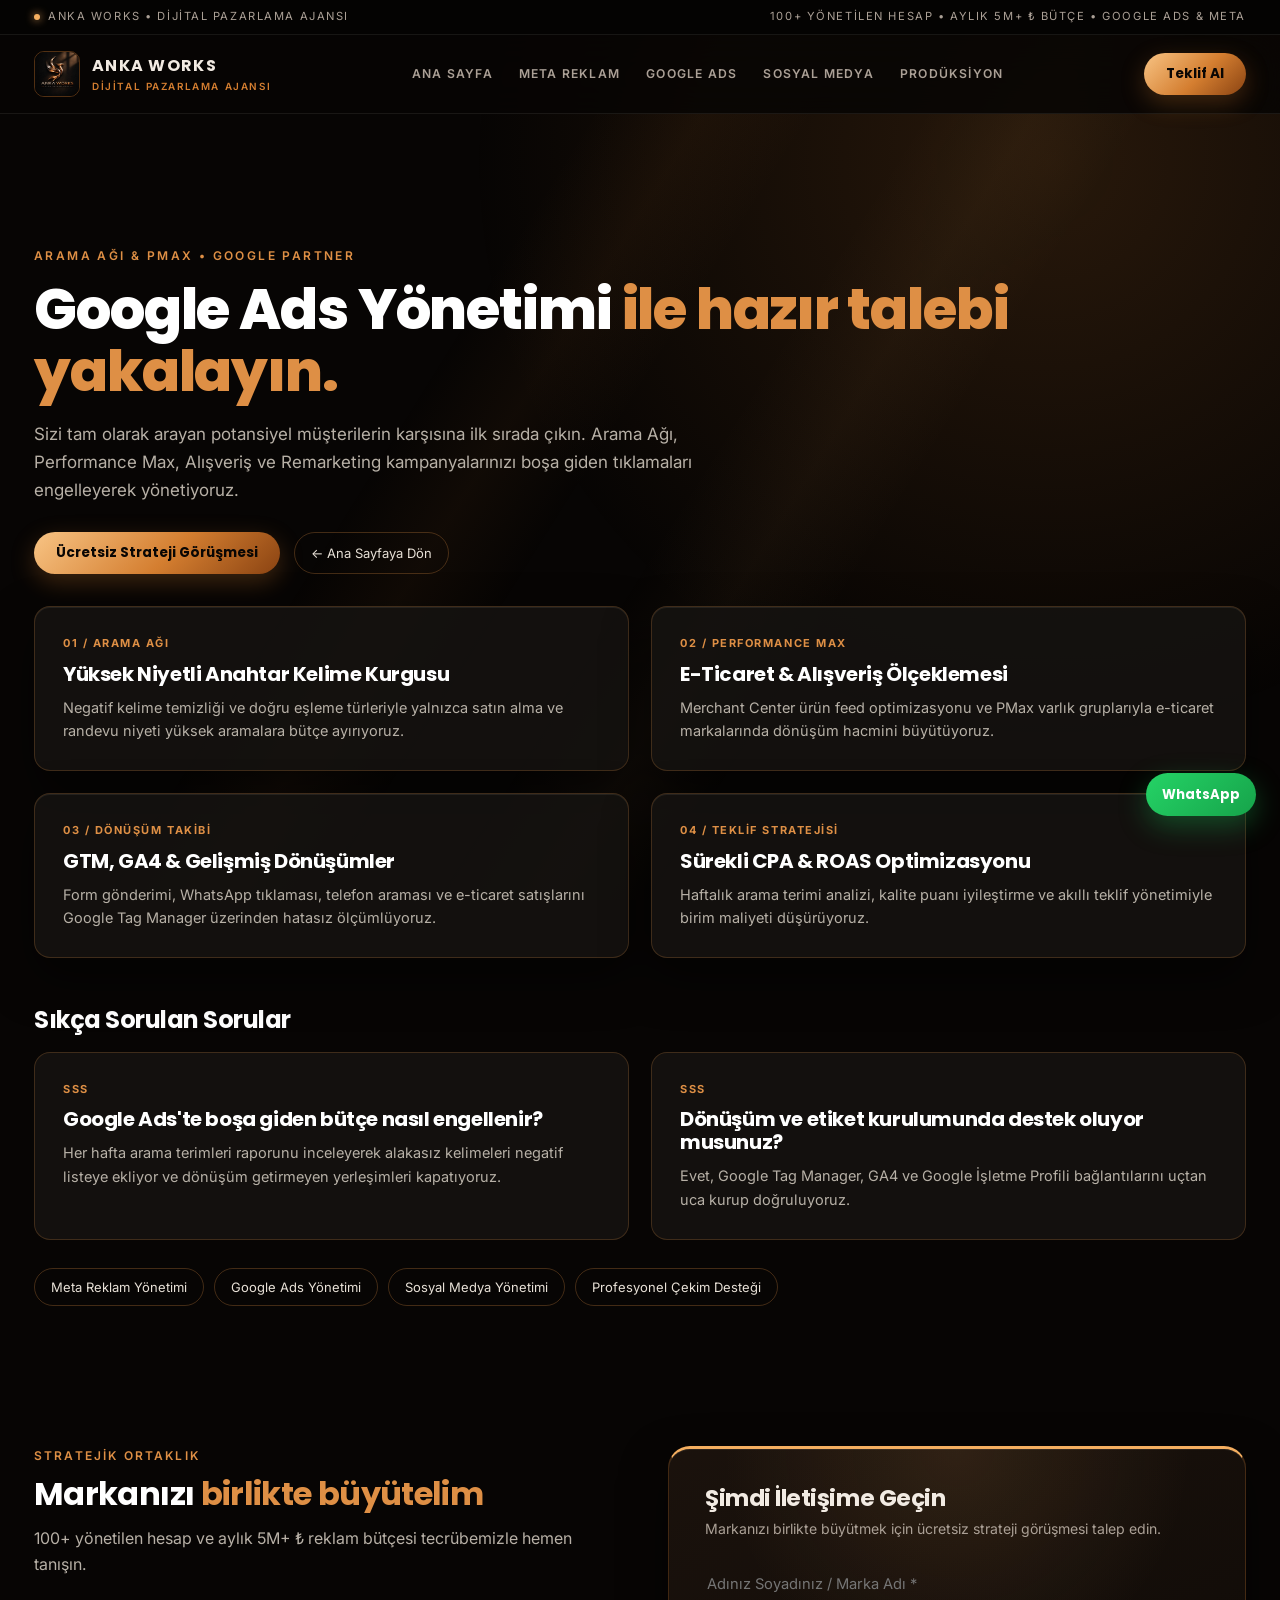
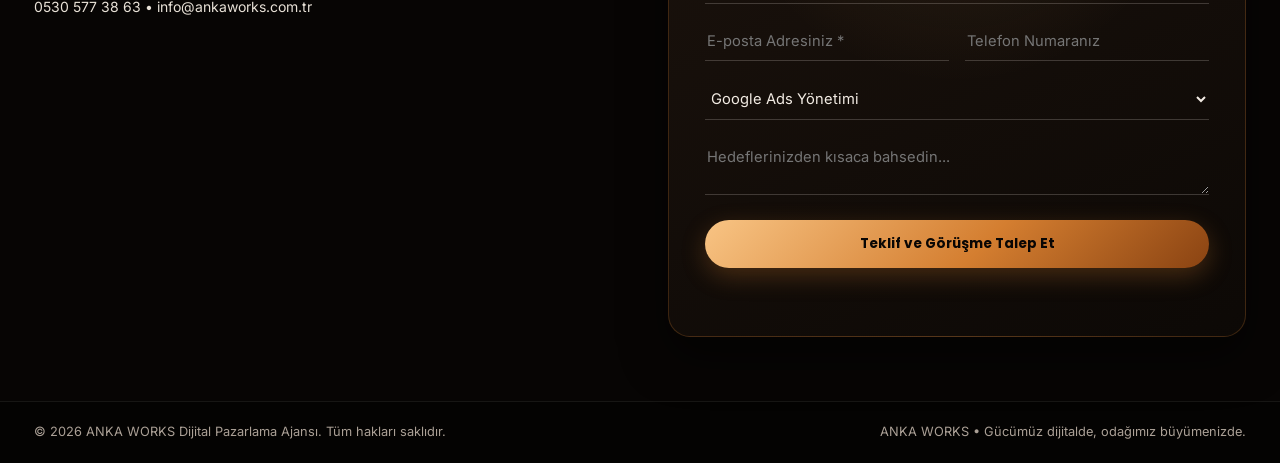
<file: website/google-ads-yonetimi.html>
<!DOCTYPE html>
<html lang="tr">
<head>
  <meta charset="UTF-8" />
  <meta name="viewport" content="width=device-width, initial-scale=1.0" />
  <title>Google Ads Yönetimi &amp; Performans Ajansı | ANKA WORKS</title>
  <meta name="description" content="Google Partner ANKA WORKS ile Arama Ağı, Performance Max (PMax), Alışveriş ve YouTube reklam yönetimi. Nitelikli müşteri talebi ve yüksek ROAS için veri odaklı optimizasyon." />
  <link rel="canonical" href="https://ankaworks.com.tr/google-ads-yonetimi" />
  <meta property="og:title" content="Google Ads Yönetimi &amp; Performans Ajansı | ANKA WORKS" />
  <meta property="og:description" content="Arama Ağı, Performance Max (PMax), Alışveriş ve YouTube reklam yönetimi ile hazır talebi yakalayın." />
  <meta property="og:type" content="website" />
  <meta property="og:url" content="https://ankaworks.com.tr/google-ads-yonetimi" />
  <meta property="og:image" content="https://ankaworks.com.tr/assets/anka-logo.jpeg" />
  <link rel="icon" type="image/jpeg" href="assets/anka-logo.jpeg" />
  <link rel="preconnect" href="https://fonts.googleapis.com" />
  <link rel="preconnect" href="https://fonts.gstatic.com" crossorigin />
  <link href="https://fonts.googleapis.com/css2?family=Inter:wght@400;500;600;700&family=Poppins:ital,wght@0,400;0,500;0,600;0,700;0,800;1,500;1,700&display=swap" rel="stylesheet" />
  <link rel="stylesheet" href="styles.css" />
  <script type="application/ld+json">
  {
    "@context": "https://schema.org",
    "@type": "Service",
    "serviceType": "Google Ads Yönetimi",
    "provider": {
      "@type": "ProfessionalService",
      "name": "ANKA WORKS Dijital Pazarlama Ajansı",
      "url": "https://ankaworks.com.tr",
      "telephone": "+905305773863",
      "email": "info@ankaworks.com.tr"
    },
    "areaServed": "TR"
  }
  </script>
  <style>
    body.subpage-body { overflow-x: hidden; }
    .sub-hero { padding: 132px 0 64px; position: relative; z-index: 2; }
    .sub-grid { display: grid; grid-template-columns: repeat(2, minmax(0, 1fr)); gap: 22px; margin-top: 32px; }
    .sub-card { padding: 28px; border-radius: 16px; background: rgba(22, 19, 17, 0.85); border: 1px solid rgba(222, 143, 69, 0.22); }
    .sub-kicker { font-size: 11px; font-weight: 700; letter-spacing: 0.14em; color: #de8f45; text-transform: uppercase; margin-bottom: 10px; }
    .sub-card h2 { font-size: 20px; color: #fff; margin-bottom: 10px; }
    .sub-card p { font-size: 14.5px; color: #b7b0a6; line-height: 1.6; }
    .sub-links { display: flex; flex-wrap: wrap; gap: 10px; margin-top: 28px; }
    .sub-pill { padding: 8px 16px; border-radius: 999px; border: 1px solid rgba(222, 143, 69, 0.28); color: #e8e1d7; font-size: 13px; text-decoration: none; }
    .sub-pill:hover { border-color: #de8f45; color: #fff; }
    @media (max-width: 768px) { .sub-grid { grid-template-columns: 1fr; } }
  </style>
</head>
<body class="subpage-body">
  <div class="window-rays" aria-hidden="true"></div>
  <div class="utility-bar">
    <div class="container utility-inner">
      <div class="utility-left"><span class="utility-dot"></span><span>ANKA WORKS • DİJİTAL PAZARLAMA AJANSI</span></div>
      <div class="utility-right"><span>100+ YÖNETİLEN HESAP • AYLIK 5M+ ₺ BÜTÇE • GOOGLE ADS &amp; META</span></div>
    </div>
  </div>
  <header class="site-header" id="top">
    <div class="container header-inner">
      <a href="/" class="brand" aria-label="ANKA WORKS Ana Sayfa">
        <img src="assets/anka-logo.jpeg" alt="ANKA WORKS Logo" class="brand-logo-img" />
        <div class="brand-text"><span class="brand-name">ANKA WORKS</span><span class="brand-sub">DİJİTAL PAZARLAMA AJANSI</span></div>
      </a>
      <nav class="nav-links" aria-label="Ana Menü">
        <a href="/">ANA SAYFA</a>
        <a href="/meta-reklam-yonetimi">META REKLAM</a>
        <a href="/google-ads-yonetimi">GOOGLE ADS</a>
        <a href="/sosyal-medya-yonetimi">SOSYAL MEDYA</a>
        <a href="/profesyonel-cekim">PRODÜKSİYON</a>
      </nav>
      <div class="header-actions"><a href="#iletisim" class="btn-copper"><span>Teklif Al</span></a></div>
    </div>
  </header>
  <main>
    <section class="sub-hero">
      <div class="container">
        <p style="font-size:12px;letter-spacing:0.2em;color:#de8f45;font-weight:600;margin-bottom:14px;">ARAMA AĞI &amp; PMAX • GOOGLE PARTNER</p>
        <h1 style="font-family:'Poppins',sans-serif;font-size:clamp(34px,4.5vw,56px);line-height:1.1;font-weight:800;color:#fff;margin-bottom:18px;">Google Ads Yönetimi <span style="color:#de8f45;">ile hazır talebi yakalayın.</span></h1>
        <p style="max-width:700px;font-size:17px;color:#b7b0a6;line-height:1.65;margin-bottom:28px;">Sizi tam olarak arayan potansiyel müşterilerin karşısına ilk sırada çıkın. Arama Ağı, Performance Max, Alışveriş ve Remarketing kampanyalarınızı boşa giden tıklamaları engelleyerek yönetiyoruz.</p>
        <div style="display:flex;gap:14px;flex-wrap:wrap;">
          <a href="#iletisim" class="btn-copper"><span>Ücretsiz Strateji Görüşmesi</span></a>
          <a href="/" class="sub-pill" style="display:inline-flex;align-items:center;">← Ana Sayfaya Dön</a>
        </div>
        <div class="sub-grid">
          <div class="sub-card metal-card"><div class="sub-kicker">01 / ARAMA AĞI</div><h2>Yüksek Niyetli Anahtar Kelime Kurgusu</h2><p>Negatif kelime temizliği ve doğru eşleme türleriyle yalnızca satın alma ve randevu niyeti yüksek aramalara bütçe ayırıyoruz.</p></div>
          <div class="sub-card metal-card"><div class="sub-kicker">02 / PERFORMANCE MAX</div><h2>E-Ticaret &amp; Alışveriş Ölçeklemesi</h2><p>Merchant Center ürün feed optimizasyonu ve PMax varlık gruplarıyla e-ticaret markalarında dönüşüm hacmini büyütüyoruz.</p></div>
          <div class="sub-card metal-card"><div class="sub-kicker">03 / DÖNÜŞÜM TAKİBİ</div><h2>GTM, GA4 &amp; Gelişmiş Dönüşümler</h2><p>Form gönderimi, WhatsApp tıklaması, telefon araması ve e-ticaret satışlarını Google Tag Manager üzerinden hatasız ölçümlüyoruz.</p></div>
          <div class="sub-card metal-card"><div class="sub-kicker">04 / TEKLİF STRATEJİSİ</div><h2>Sürekli CPA &amp; ROAS Optimizasyonu</h2><p>Haftalık arama terimi analizi, kalite puanı iyileştirme ve akıllı teklif yönetimiyle birim maliyeti düşürüyoruz.</p></div>
        </div>
        <div style="margin-top:48px;">
          <h2 style="font-size:24px;color:#fff;margin-bottom:18px;">Sıkça Sorulan Sorular</h2>
          <div class="sub-grid" style="margin-top:0;">
            <div class="sub-card"><div class="sub-kicker">SSS</div><h2>Google Ads'te boşa giden bütçe nasıl engellenir?</h2><p>Her hafta arama terimleri raporunu inceleyerek alakasız kelimeleri negatif listeye ekliyor ve dönüşüm getirmeyen yerleşimleri kapatıyoruz.</p></div>
            <div class="sub-card"><div class="sub-kicker">SSS</div><h2>Dönüşüm ve etiket kurulumunda destek oluyor musunuz?</h2><p>Evet, Google Tag Manager, GA4 ve Google İşletme Profili bağlantılarını uçtan uca kurup doğruluyoruz.</p></div>
          </div>
        </div>
        <div class="sub-links">
          <a class="sub-pill" href="/meta-reklam-yonetimi">Meta Reklam Yönetimi</a>
          <a class="sub-pill" href="/google-ads-yonetimi">Google Ads Yönetimi</a>
          <a class="sub-pill" href="/sosyal-medya-yonetimi">Sosyal Medya Yönetimi</a>
          <a class="sub-pill" href="/profesyonel-cekim">Profesyonel Çekim Desteği</a>
        </div>
      </div>
    </section>
  </main>
  <footer class="site-footer" id="iletisim">
    <div class="container footer-grid">
      <div class="footer-info">
        <p style="font-size:12px;letter-spacing:0.18em;color:#de8f45;font-weight:600;margin-bottom:10px;">STRATEJİK ORTAKLIK</p>
        <h2 style="font-size:32px;color:#fff;margin-bottom:14px;">Markanızı <span style="color:#de8f45;">birlikte büyütelim</span></h2>
        <p style="color:#b7b0a6;margin-bottom:18px;">100+ yönetilen hesap ve aylık 5M+ ₺ reklam bütçesi tecrübemizle hemen tanışın.</p>
        <p style="color:#e8e1d7;font-size:14px;">0530 577 38 63 • info@ankaworks.com.tr</p>
      </div>
      <div class="footer-form-float metal-card">
        <h3>Şimdi İletişime Geçin</h3>
        <p class="form-sub">Markanızı birlikte büyütmek için ücretsiz strateji görüşmesi talep edin.</p>
        <form id="contactForm">
          <div class="line-field"><input type="text" id="name" name="name" placeholder="Adınız Soyadınız / Marka Adı *" required /></div>
          <div class="line-field-row">
            <div class="line-field"><input type="email" id="email" name="email" placeholder="E-posta Adresiniz *" required /></div>
            <div class="line-field"><input type="tel" id="phone" name="phone" placeholder="Telefon Numaranız" /></div>
          </div>
          <div class="line-field"><select id="service" name="service"><option value="Google Ads &amp; Meta Yonetimi">Google Ads Yönetimi</option><option value="Butuncul Paket">Bütüncül Dijital Büyüme (Tümü)</option></select></div>
          <div class="line-field"><textarea id="message" name="message" rows="2" placeholder="Hedeflerinizden kısaca bahsedin..."></textarea></div>
          <button type="submit" class="btn-copper btn-copper--full"><span>Teklif ve Görüşme Talep Et</span></button>
          <div class="form-status" id="formStatus" role="status" aria-live="polite"></div>
        </form>
      </div>
    </div>
    <div class="footer-bottom"><div class="container footer-bottom-inner"><span>© 2026 ANKA WORKS Dijital Pazarlama Ajansı. Tüm hakları saklıdır.</span><span>ANKA WORKS • Gücümüz dijitalde, odağımız büyümenizde.</span></div></div>
  </footer>
  <a href="https://wa.me/905305773863?text=Merhaba%2C%20Google%20Ads%20Y%C3%B6netimi%20hakk%C4%B1nda%20bilgi%20almak%20istiyorum." target="_blank" rel="noopener noreferrer" class="whatsapp-fab"><span class="whatsapp-fab-label">WhatsApp</span></a>
  <script>
    const f=document.getElementById('contactForm'),st=document.getElementById('formStatus');
    if(f&&st){f.addEventListener('submit',async(e)=>{e.preventDefault();const b=f.querySelector('button[type="submit"]'),o=b.innerHTML;b.disabled=true;b.textContent='Gönderiliyor...';try{const r=await fetch('https://formsubmit.co/ajax/info@ankaworks.com.tr',{method:'POST',headers:{Accept:'application/json'},body:new FormData(f)});if(r.ok){st.textContent='Talebiniz başarıyla alındı. Müşteri temsilcimiz en kısa sürede sizinle iletişime geçecektir.';f.reset();}else throw 0;}catch(_){st.textContent='Gönderim sırasında bir sorun oluştu. Lütfen WhatsApp üzerinden bizimle iletişime geçin.';}finally{b.disabled=false;b.innerHTML=o;}});}
  </script>
</body>
</html>
</file>
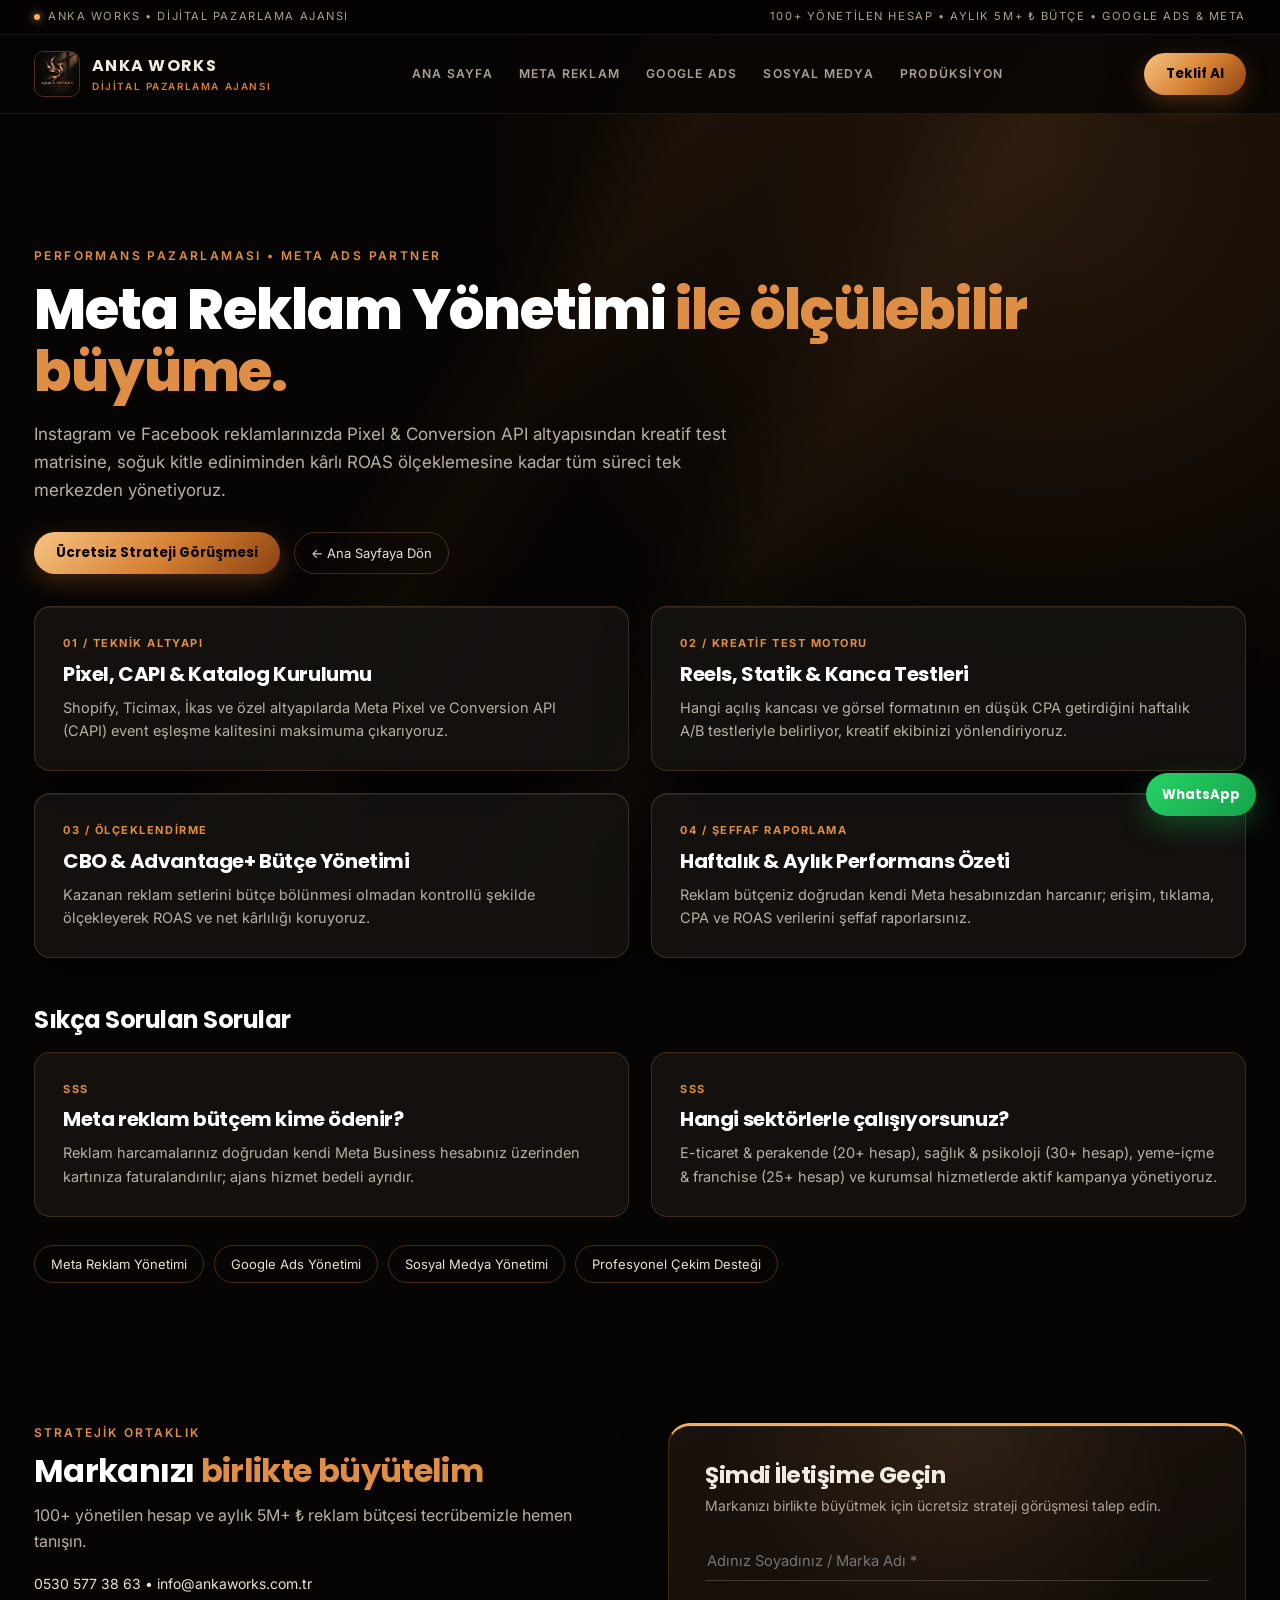
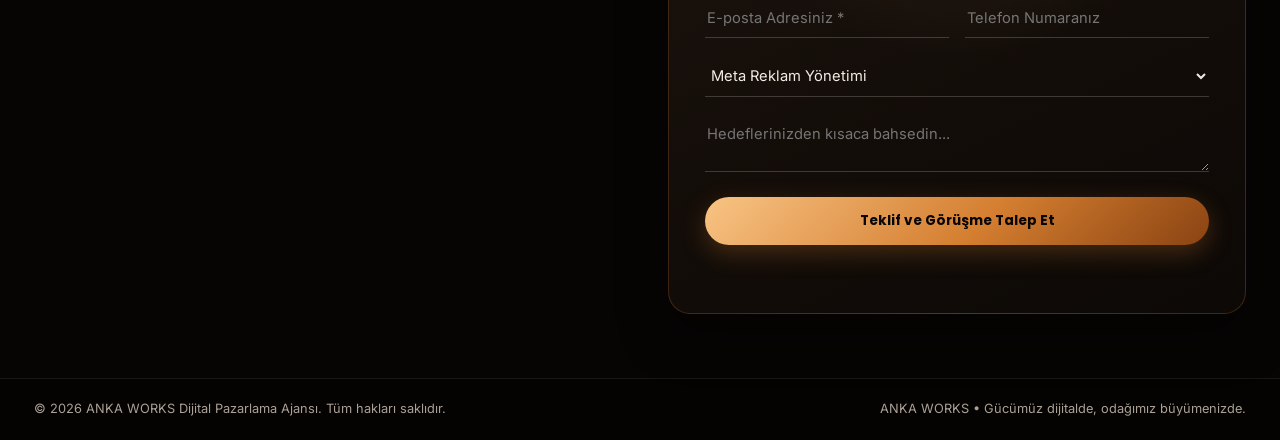
<file: website/meta-reklam-yonetimi.html>
<!DOCTYPE html>
<html lang="tr">
<head>
  <meta charset="UTF-8" />
  <meta name="viewport" content="width=device-width, initial-scale=1.0" />
  <title>Meta Reklam Yönetimi &amp; Instagram Reklam Ajansı | ANKA WORKS</title>
  <meta name="description" content="ANKA WORKS ile Meta (Instagram &amp; Facebook) reklam yönetimi: 100+ hesap ve aylık 5M+ ₺ bütçe deneyimiyle Pixel/CAPI kurulumu, A/B kreatif testleri ve ROAS odaklı ölçekleme." />
  <link rel="canonical" href="https://ankaworks.com.tr/meta-reklam-yonetimi" />
  <meta property="og:title" content="Meta Reklam Yönetimi &amp; Instagram Reklam Ajansı | ANKA WORKS" />
  <meta property="og:description" content="100+ hesap ve aylık 5M+ ₺ bütçe deneyimiyle Pixel/CAPI kurulumu, A/B kreatif testleri ve ROAS odaklı ölçekleme." />
  <meta property="og:type" content="website" />
  <meta property="og:url" content="https://ankaworks.com.tr/meta-reklam-yonetimi" />
  <meta property="og:image" content="https://ankaworks.com.tr/assets/anka-logo.jpeg" />
  <link rel="icon" type="image/jpeg" href="assets/anka-logo.jpeg" />
  <link rel="preconnect" href="https://fonts.googleapis.com" />
  <link rel="preconnect" href="https://fonts.gstatic.com" crossorigin />
  <link href="https://fonts.googleapis.com/css2?family=Inter:wght@400;500;600;700&family=Poppins:ital,wght@0,400;0,500;0,600;0,700;0,800;1,500;1,700&display=swap" rel="stylesheet" />
  <link rel="stylesheet" href="styles.css" />
  <script type="application/ld+json">
  {
    "@context": "https://schema.org",
    "@type": "Service",
    "serviceType": "Meta Reklam Yönetimi",
    "provider": {
      "@type": "ProfessionalService",
      "name": "ANKA WORKS Dijital Pazarlama Ajansı",
      "url": "https://ankaworks.com.tr",
      "telephone": "+905305773863",
      "email": "info@ankaworks.com.tr"
    },
    "areaServed": "TR"
  }
  </script>
  <style>
    body.subpage-body { overflow-x: hidden; }
    .sub-hero { padding: 132px 0 64px; position: relative; z-index: 2; }
    .sub-grid { display: grid; grid-template-columns: repeat(2, minmax(0, 1fr)); gap: 22px; margin-top: 32px; }
    .sub-card { padding: 28px; border-radius: 16px; background: rgba(22, 19, 17, 0.85); border: 1px solid rgba(222, 143, 69, 0.22); }
    .sub-kicker { font-size: 11px; font-weight: 700; letter-spacing: 0.14em; color: #de8f45; text-transform: uppercase; margin-bottom: 10px; }
    .sub-card h2 { font-size: 20px; color: #fff; margin-bottom: 10px; }
    .sub-card p { font-size: 14.5px; color: #b7b0a6; line-height: 1.6; }
    .sub-links { display: flex; flex-wrap: wrap; gap: 10px; margin-top: 28px; }
    .sub-pill { padding: 8px 16px; border-radius: 999px; border: 1px solid rgba(222, 143, 69, 0.28); color: #e8e1d7; font-size: 13px; text-decoration: none; }
    .sub-pill:hover { border-color: #de8f45; color: #fff; }
    @media (max-width: 768px) { .sub-grid { grid-template-columns: 1fr; } }
  </style>
</head>
<body class="subpage-body">
  <div class="window-rays" aria-hidden="true"></div>
  <div class="utility-bar">
    <div class="container utility-inner">
      <div class="utility-left"><span class="utility-dot"></span><span>ANKA WORKS • DİJİTAL PAZARLAMA AJANSI</span></div>
      <div class="utility-right"><span>100+ YÖNETİLEN HESAP • AYLIK 5M+ ₺ BÜTÇE • GOOGLE ADS &amp; META</span></div>
    </div>
  </div>
  <header class="site-header" id="top">
    <div class="container header-inner">
      <a href="/" class="brand" aria-label="ANKA WORKS Ana Sayfa">
        <img src="assets/anka-logo.jpeg" alt="ANKA WORKS Logo" class="brand-logo-img" />
        <div class="brand-text"><span class="brand-name">ANKA WORKS</span><span class="brand-sub">DİJİTAL PAZARLAMA AJANSI</span></div>
      </a>
      <nav class="nav-links" aria-label="Ana Menü">
        <a href="/">ANA SAYFA</a>
        <a href="/meta-reklam-yonetimi">META REKLAM</a>
        <a href="/google-ads-yonetimi">GOOGLE ADS</a>
        <a href="/sosyal-medya-yonetimi">SOSYAL MEDYA</a>
        <a href="/profesyonel-cekim">PRODÜKSİYON</a>
      </nav>
      <div class="header-actions"><a href="#iletisim" class="btn-copper"><span>Teklif Al</span></a></div>
    </div>
  </header>
  <main>
    <section class="sub-hero">
      <div class="container">
        <p style="font-size:12px;letter-spacing:0.2em;color:#de8f45;font-weight:600;margin-bottom:14px;">PERFORMANS PAZARLAMASI • META ADS PARTNER</p>
        <h1 style="font-family:'Poppins',sans-serif;font-size:clamp(34px,4.5vw,56px);line-height:1.1;font-weight:800;color:#fff;margin-bottom:18px;">Meta Reklam Yönetimi <span style="color:#de8f45;">ile ölçülebilir büyüme.</span></h1>
        <p style="max-width:700px;font-size:17px;color:#b7b0a6;line-height:1.65;margin-bottom:28px;">Instagram ve Facebook reklamlarınızda Pixel &amp; Conversion API altyapısından kreatif test matrisine, soğuk kitle ediniminden kârlı ROAS ölçeklemesine kadar tüm süreci tek merkezden yönetiyoruz.</p>
        <div style="display:flex;gap:14px;flex-wrap:wrap;">
          <a href="#iletisim" class="btn-copper"><span>Ücretsiz Strateji Görüşmesi</span></a>
          <a href="/" class="sub-pill" style="display:inline-flex;align-items:center;">← Ana Sayfaya Dön</a>
        </div>
        <div class="sub-grid">
          <div class="sub-card metal-card"><div class="sub-kicker">01 / TEKNİK ALTYAPI</div><h2>Pixel, CAPI &amp; Katalog Kurulumu</h2><p>Shopify, Ticimax, İkas ve özel altyapılarda Meta Pixel ve Conversion API (CAPI) event eşleşme kalitesini maksimuma çıkarıyoruz.</p></div>
          <div class="sub-card metal-card"><div class="sub-kicker">02 / KREATİF TEST MOTORU</div><h2>Reels, Statik &amp; Kanca Testleri</h2><p>Hangi açılış kancası ve görsel formatının en düşük CPA getirdiğini haftalık A/B testleriyle belirliyor, kreatif ekibinizi yönlendiriyoruz.</p></div>
          <div class="sub-card metal-card"><div class="sub-kicker">03 / ÖLÇEKLENDİRME</div><h2>CBO &amp; Advantage+ Bütçe Yönetimi</h2><p>Kazanan reklam setlerini bütçe bölünmesi olmadan kontrollü şekilde ölçekleyerek ROAS ve net kârlılığı koruyoruz.</p></div>
          <div class="sub-card metal-card"><div class="sub-kicker">04 / ŞEFFAF RAPORLAMA</div><h2>Haftalık &amp; Aylık Performans Özeti</h2><p>Reklam bütçeniz doğrudan kendi Meta hesabınızdan harcanır; erişim, tıklama, CPA ve ROAS verilerini şeffaf raporlarsınız.</p></div>
        </div>
        <div style="margin-top:48px;">
          <h2 style="font-size:24px;color:#fff;margin-bottom:18px;">Sıkça Sorulan Sorular</h2>
          <div class="sub-grid" style="margin-top:0;">
            <div class="sub-card"><div class="sub-kicker">SSS</div><h2>Meta reklam bütçem kime ödenir?</h2><p>Reklam harcamalarınız doğrudan kendi Meta Business hesabınız üzerinden kartınıza faturalandırılır; ajans hizmet bedeli ayrıdır.</p></div>
            <div class="sub-card"><div class="sub-kicker">SSS</div><h2>Hangi sektörlerle çalışıyorsunuz?</h2><p>E-ticaret &amp; perakende (20+ hesap), sağlık &amp; psikoloji (30+ hesap), yeme-içme &amp; franchise (25+ hesap) ve kurumsal hizmetlerde aktif kampanya yönetiyoruz.</p></div>
          </div>
        </div>
        <div class="sub-links">
          <a class="sub-pill" href="/meta-reklam-yonetimi">Meta Reklam Yönetimi</a>
          <a class="sub-pill" href="/google-ads-yonetimi">Google Ads Yönetimi</a>
          <a class="sub-pill" href="/sosyal-medya-yonetimi">Sosyal Medya Yönetimi</a>
          <a class="sub-pill" href="/profesyonel-cekim">Profesyonel Çekim Desteği</a>
        </div>
      </div>
    </section>
  </main>
  <footer class="site-footer" id="iletisim">
    <div class="container footer-grid">
      <div class="footer-info">
        <p style="font-size:12px;letter-spacing:0.18em;color:#de8f45;font-weight:600;margin-bottom:10px;">STRATEJİK ORTAKLIK</p>
        <h2 style="font-size:32px;color:#fff;margin-bottom:14px;">Markanızı <span style="color:#de8f45;">birlikte büyütelim</span></h2>
        <p style="color:#b7b0a6;margin-bottom:18px;">100+ yönetilen hesap ve aylık 5M+ ₺ reklam bütçesi tecrübemizle hemen tanışın.</p>
        <p style="color:#e8e1d7;font-size:14px;">0530 577 38 63 • info@ankaworks.com.tr</p>
      </div>
      <div class="footer-form-float metal-card">
        <h3>Şimdi İletişime Geçin</h3>
        <p class="form-sub">Markanızı birlikte büyütmek için ücretsiz strateji görüşmesi talep edin.</p>
        <form id="contactForm">
          <div class="line-field"><input type="text" id="name" name="name" placeholder="Adınız Soyadınız / Marka Adı *" required /></div>
          <div class="line-field-row">
            <div class="line-field"><input type="email" id="email" name="email" placeholder="E-posta Adresiniz *" required /></div>
            <div class="line-field"><input type="tel" id="phone" name="phone" placeholder="Telefon Numaranız" /></div>
          </div>
          <div class="line-field"><select id="service" name="service"><option value="Google Ads &amp; Meta Yonetimi">Meta Reklam Yönetimi</option><option value="Butuncul Paket">Bütüncül Dijital Büyüme (Tümü)</option></select></div>
          <div class="line-field"><textarea id="message" name="message" rows="2" placeholder="Hedeflerinizden kısaca bahsedin..."></textarea></div>
          <button type="submit" class="btn-copper btn-copper--full"><span>Teklif ve Görüşme Talep Et</span></button>
          <div class="form-status" id="formStatus" role="status" aria-live="polite"></div>
        </form>
      </div>
    </div>
    <div class="footer-bottom"><div class="container footer-bottom-inner"><span>© 2026 ANKA WORKS Dijital Pazarlama Ajansı. Tüm hakları saklıdır.</span><span>ANKA WORKS • Gücümüz dijitalde, odağımız büyümenizde.</span></div></div>
  </footer>
  <a href="https://wa.me/905305773863?text=Merhaba%2C%20Meta%20Reklam%20Y%C3%B6netimi%20hakk%C4%B1nda%20bilgi%20almak%20istiyorum." target="_blank" rel="noopener noreferrer" class="whatsapp-fab"><span class="whatsapp-fab-label">WhatsApp</span></a>
  <script>
    const f=document.getElementById('contactForm'),st=document.getElementById('formStatus');
    if(f&&st){f.addEventListener('submit',async(e)=>{e.preventDefault();const b=f.querySelector('button[type="submit"]'),o=b.innerHTML;b.disabled=true;b.textContent='Gönderiliyor...';try{const r=await fetch('https://formsubmit.co/ajax/info@ankaworks.com.tr',{method:'POST',headers:{Accept:'application/json'},body:new FormData(f)});if(r.ok){st.textContent='Talebiniz başarıyla alındı. Müşteri temsilcimiz en kısa sürede sizinle iletişime geçecektir.';f.reset();}else throw 0;}catch(_){st.textContent='Gönderim sırasında bir sorun oluştu. Lütfen WhatsApp üzerinden bizimle iletişime geçin.';}finally{b.disabled=false;b.innerHTML=o;}});}
  </script>
</body>
</html>
</file>
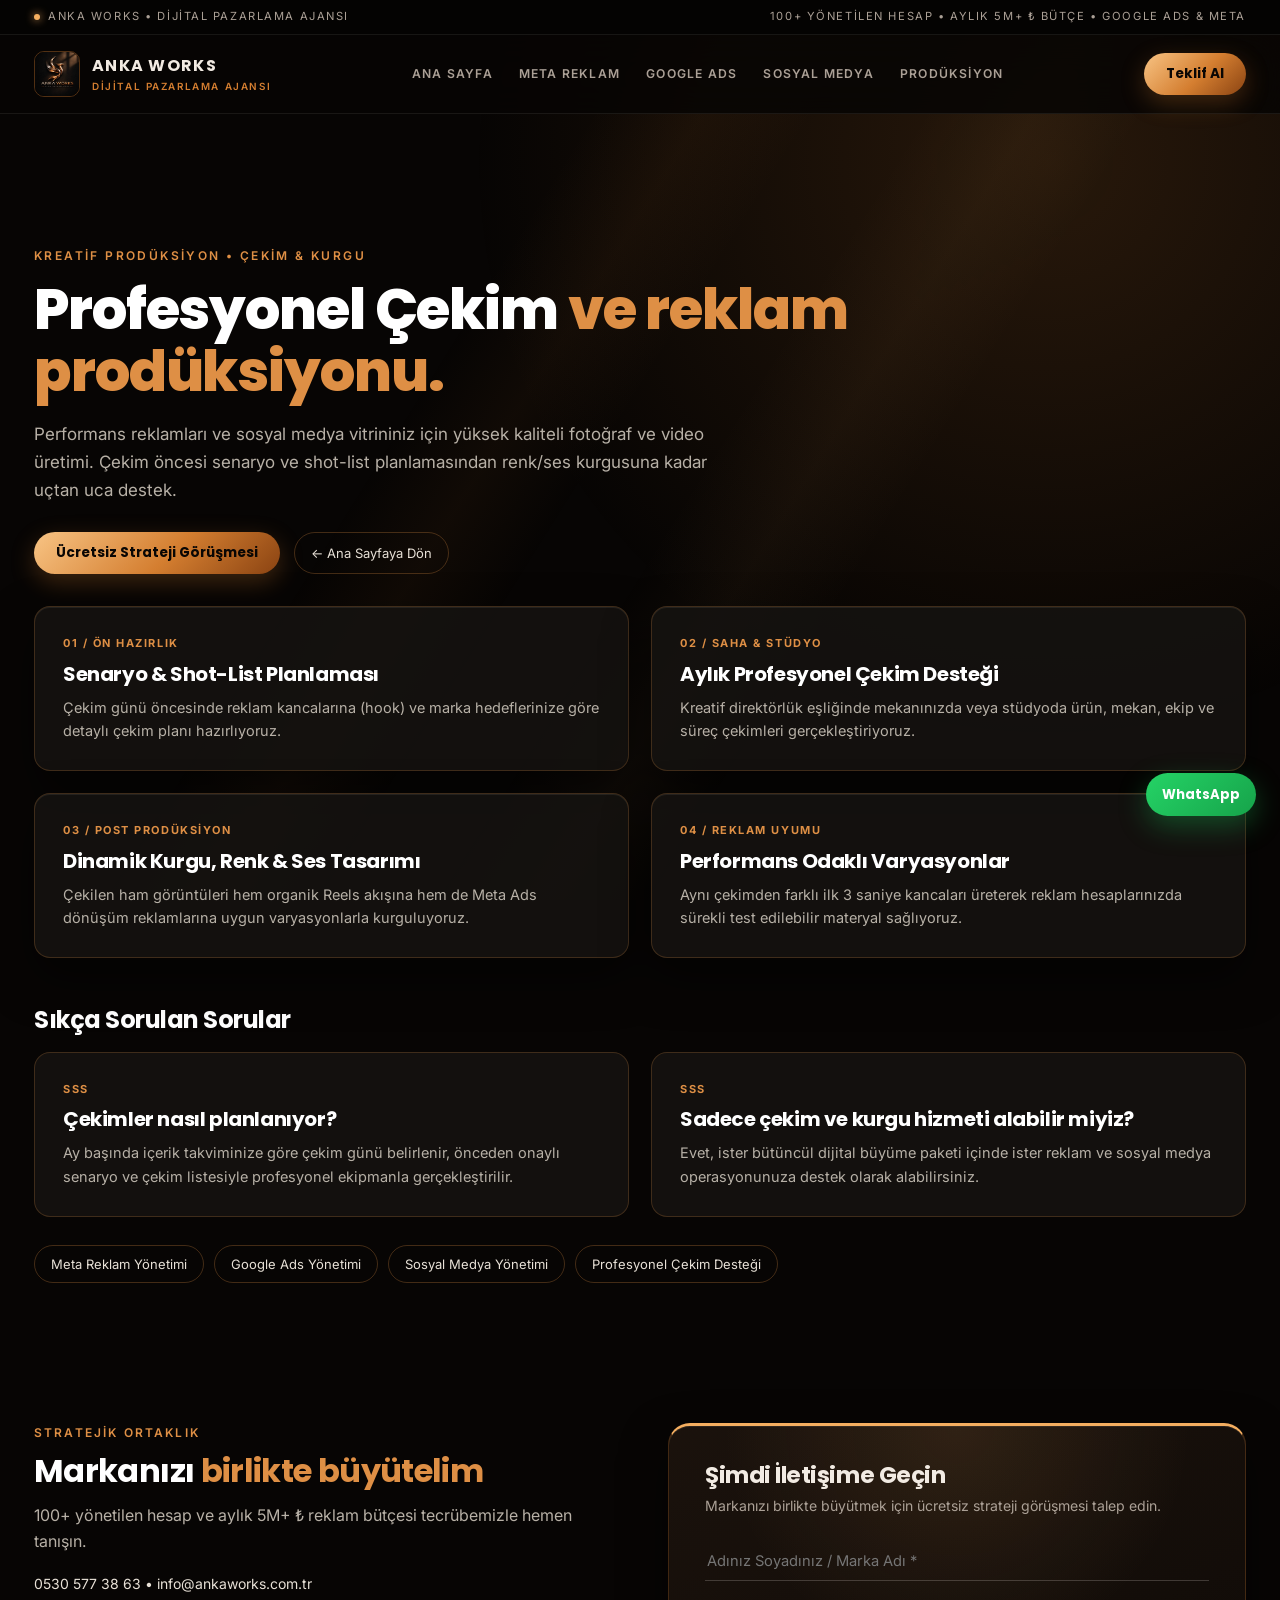
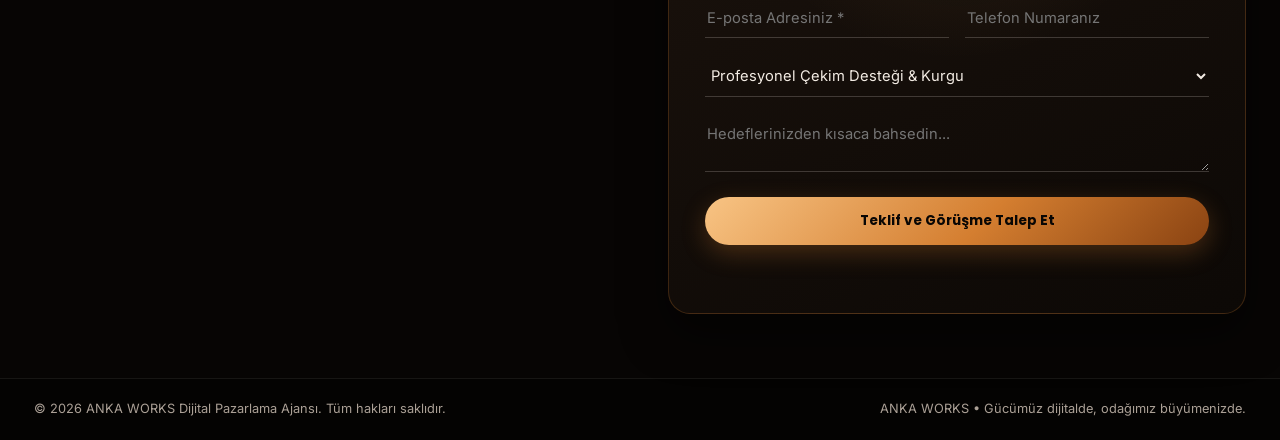
<file: website/profesyonel-cekim.html>
<!DOCTYPE html>
<html lang="tr">
<head>
  <meta charset="UTF-8" />
  <meta name="viewport" content="width=device-width, initial-scale=1.0" />
  <title>Profesyonel Çekim Desteği &amp; Video Prodüksiyon | ANKA WORKS</title>
  <meta name="description" content="Saha veya stüdyoda profesyonel fotoğraf, ürün çekimi ve reklam odaklı Reels video prodüksiyonu. Senaryodan kurguya uçtan uca kreatif üretim." />
  <link rel="canonical" href="https://ankaworks.com.tr/profesyonel-cekim" />
  <meta property="og:title" content="Profesyonel Çekim Desteği &amp; Video Prodüksiyon | ANKA WORKS" />
  <meta property="og:description" content="Senaryo planlamasından saha/stüdyo çekimine, dinamik kurgudan reklam varyasyonlarına uçtan uca prodüksiyon desteği." />
  <meta property="og:type" content="website" />
  <meta property="og:url" content="https://ankaworks.com.tr/profesyonel-cekim" />
  <meta property="og:image" content="https://ankaworks.com.tr/assets/anka-logo.jpeg" />
  <link rel="icon" type="image/jpeg" href="assets/anka-logo.jpeg" />
  <link rel="preconnect" href="https://fonts.googleapis.com" />
  <link rel="preconnect" href="https://fonts.gstatic.com" crossorigin />
  <link href="https://fonts.googleapis.com/css2?family=Inter:wght@400;500;600;700&family=Poppins:ital,wght@0,400;0,500;0,600;0,700;0,800;1,500;1,700&display=swap" rel="stylesheet" />
  <link rel="stylesheet" href="styles.css" />
  <script type="application/ld+json">
  {
    "@context": "https://schema.org",
    "@type": "Service",
    "serviceType": "Profesyonel Çekim Desteği ve Video Prodüksiyon",
    "provider": {
      "@type": "ProfessionalService",
      "name": "ANKA WORKS Dijital Pazarlama Ajansı",
      "url": "https://ankaworks.com.tr",
      "telephone": "+905305773863",
      "email": "info@ankaworks.com.tr"
    },
    "areaServed": "TR"
  }
  </script>
  <style>
    body.subpage-body { overflow-x: hidden; }
    .sub-hero { padding: 132px 0 64px; position: relative; z-index: 2; }
    .sub-grid { display: grid; grid-template-columns: repeat(2, minmax(0, 1fr)); gap: 22px; margin-top: 32px; }
    .sub-card { padding: 28px; border-radius: 16px; background: rgba(22, 19, 17, 0.85); border: 1px solid rgba(222, 143, 69, 0.22); }
    .sub-kicker { font-size: 11px; font-weight: 700; letter-spacing: 0.14em; color: #de8f45; text-transform: uppercase; margin-bottom: 10px; }
    .sub-card h2 { font-size: 20px; color: #fff; margin-bottom: 10px; }
    .sub-card p { font-size: 14.5px; color: #b7b0a6; line-height: 1.6; }
    .sub-links { display: flex; flex-wrap: wrap; gap: 10px; margin-top: 28px; }
    .sub-pill { padding: 8px 16px; border-radius: 999px; border: 1px solid rgba(222, 143, 69, 0.28); color: #e8e1d7; font-size: 13px; text-decoration: none; }
    .sub-pill:hover { border-color: #de8f45; color: #fff; }
    @media (max-width: 768px) { .sub-grid { grid-template-columns: 1fr; } }
  </style>
</head>
<body class="subpage-body">
  <div class="window-rays" aria-hidden="true"></div>
  <div class="utility-bar">
    <div class="container utility-inner">
      <div class="utility-left"><span class="utility-dot"></span><span>ANKA WORKS • DİJİTAL PAZARLAMA AJANSI</span></div>
      <div class="utility-right"><span>100+ YÖNETİLEN HESAP • AYLIK 5M+ ₺ BÜTÇE • GOOGLE ADS &amp; META</span></div>
    </div>
  </div>
  <header class="site-header" id="top">
    <div class="container header-inner">
      <a href="/" class="brand" aria-label="ANKA WORKS Ana Sayfa">
        <img src="assets/anka-logo.jpeg" alt="ANKA WORKS Logo" class="brand-logo-img" />
        <div class="brand-text"><span class="brand-name">ANKA WORKS</span><span class="brand-sub">DİJİTAL PAZARLAMA AJANSI</span></div>
      </a>
      <nav class="nav-links" aria-label="Ana Menü">
        <a href="/">ANA SAYFA</a>
        <a href="/meta-reklam-yonetimi">META REKLAM</a>
        <a href="/google-ads-yonetimi">GOOGLE ADS</a>
        <a href="/sosyal-medya-yonetimi">SOSYAL MEDYA</a>
        <a href="/profesyonel-cekim">PRODÜKSİYON</a>
      </nav>
      <div class="header-actions"><a href="#iletisim" class="btn-copper"><span>Teklif Al</span></a></div>
    </div>
  </header>
  <main>
    <section class="sub-hero">
      <div class="container">
        <p style="font-size:12px;letter-spacing:0.2em;color:#de8f45;font-weight:600;margin-bottom:14px;">KREATİF PRODÜKSİYON • ÇEKİM &amp; KURGU</p>
        <h1 style="font-family:'Poppins',sans-serif;font-size:clamp(34px,4.5vw,56px);line-height:1.1;font-weight:800;color:#fff;margin-bottom:18px;">Profesyonel Çekim <span style="color:#de8f45;">ve reklam prodüksiyonu.</span></h1>
        <p style="max-width:700px;font-size:17px;color:#b7b0a6;line-height:1.65;margin-bottom:28px;">Performans reklamları ve sosyal medya vitrininiz için yüksek kaliteli fotoğraf ve video üretimi. Çekim öncesi senaryo ve shot-list planlamasından renk/ses kurgusuna kadar uçtan uca destek.</p>
        <div style="display:flex;gap:14px;flex-wrap:wrap;">
          <a href="#iletisim" class="btn-copper"><span>Ücretsiz Strateji Görüşmesi</span></a>
          <a href="/" class="sub-pill" style="display:inline-flex;align-items:center;">← Ana Sayfaya Dön</a>
        </div>
        <div class="sub-grid">
          <div class="sub-card metal-card"><div class="sub-kicker">01 / ÖN HAZIRLIK</div><h2>Senaryo &amp; Shot-List Planlaması</h2><p>Çekim günü öncesinde reklam kancalarına (hook) ve marka hedeflerinize göre detaylı çekim planı hazırlıyoruz.</p></div>
          <div class="sub-card metal-card"><div class="sub-kicker">02 / SAHA &amp; STÜDYO</div><h2>Aylık Profesyonel Çekim Desteği</h2><p>Kreatif direktörlük eşliğinde mekanınızda veya stüdyoda ürün, mekan, ekip ve süreç çekimleri gerçekleştiriyoruz.</p></div>
          <div class="sub-card metal-card"><div class="sub-kicker">03 / POST PRODÜKSİYON</div><h2>Dinamik Kurgu, Renk &amp; Ses Tasarımı</h2><p>Çekilen ham görüntüleri hem organik Reels akışına hem de Meta Ads dönüşüm reklamlarına uygun varyasyonlarla kurguluyoruz.</p></div>
          <div class="sub-card metal-card"><div class="sub-kicker">04 / REKLAM UYUMU</div><h2>Performans Odaklı Varyasyonlar</h2><p>Aynı çekimden farklı ilk 3 saniye kancaları üreterek reklam hesaplarınızda sürekli test edilebilir materyal sağlıyoruz.</p></div>
        </div>
        <div style="margin-top:48px;">
          <h2 style="font-size:24px;color:#fff;margin-bottom:18px;">Sıkça Sorulan Sorular</h2>
          <div class="sub-grid" style="margin-top:0;">
            <div class="sub-card"><div class="sub-kicker">SSS</div><h2>Çekimler nasıl planlanıyor?</h2><p>Ay başında içerik takviminize göre çekim günü belirlenir, önceden onaylı senaryo ve çekim listesiyle profesyonel ekipmanla gerçekleştirilir.</p></div>
            <div class="sub-card"><div class="sub-kicker">SSS</div><h2>Sadece çekim ve kurgu hizmeti alabilir miyiz?</h2><p>Evet, ister bütüncül dijital büyüme paketi içinde ister reklam ve sosyal medya operasyonunuza destek olarak alabilirsiniz.</p></div>
          </div>
        </div>
        <div class="sub-links">
          <a class="sub-pill" href="/meta-reklam-yonetimi">Meta Reklam Yönetimi</a>
          <a class="sub-pill" href="/google-ads-yonetimi">Google Ads Yönetimi</a>
          <a class="sub-pill" href="/sosyal-medya-yonetimi">Sosyal Medya Yönetimi</a>
          <a class="sub-pill" href="/profesyonel-cekim">Profesyonel Çekim Desteği</a>
        </div>
      </div>
    </section>
  </main>
  <footer class="site-footer" id="iletisim">
    <div class="container footer-grid">
      <div class="footer-info">
        <p style="font-size:12px;letter-spacing:0.18em;color:#de8f45;font-weight:600;margin-bottom:10px;">STRATEJİK ORTAKLIK</p>
        <h2 style="font-size:32px;color:#fff;margin-bottom:14px;">Markanızı <span style="color:#de8f45;">birlikte büyütelim</span></h2>
        <p style="color:#b7b0a6;margin-bottom:18px;">100+ yönetilen hesap ve aylık 5M+ ₺ reklam bütçesi tecrübemizle hemen tanışın.</p>
        <p style="color:#e8e1d7;font-size:14px;">0530 577 38 63 • info@ankaworks.com.tr</p>
      </div>
      <div class="footer-form-float metal-card">
        <h3>Şimdi İletişime Geçin</h3>
        <p class="form-sub">Markanızı birlikte büyütmek için ücretsiz strateji görüşmesi talep edin.</p>
        <form id="contactForm">
          <div class="line-field"><input type="text" id="name" name="name" placeholder="Adınız Soyadınız / Marka Adı *" required /></div>
          <div class="line-field-row">
            <div class="line-field"><input type="email" id="email" name="email" placeholder="E-posta Adresiniz *" required /></div>
            <div class="line-field"><input type="tel" id="phone" name="phone" placeholder="Telefon Numaranız" /></div>
          </div>
          <div class="line-field"><select id="service" name="service"><option value="Profesyonel Cekim &amp; Kurgu">Profesyonel Çekim Desteği &amp; Kurgu</option><option value="Butuncul Paket">Bütüncül Dijital Büyüme (Tümü)</option></select></div>
          <div class="line-field"><textarea id="message" name="message" rows="2" placeholder="Hedeflerinizden kısaca bahsedin..."></textarea></div>
          <button type="submit" class="btn-copper btn-copper--full"><span>Teklif ve Görüşme Talep Et</span></button>
          <div class="form-status" id="formStatus" role="status" aria-live="polite"></div>
        </form>
      </div>
    </div>
    <div class="footer-bottom"><div class="container footer-bottom-inner"><span>© 2026 ANKA WORKS Dijital Pazarlama Ajansı. Tüm hakları saklıdır.</span><span>ANKA WORKS • Gücümüz dijitalde, odağımız büyümenizde.</span></div></div>
  </footer>
  <a href="https://wa.me/905305773863?text=Merhaba%2C%20Profesyonel%20%C3%87ekim%20Deste%C4%9Fi%20hakk%C4%B1nda%20bilgi%20almak%20istiyorum." target="_blank" rel="noopener noreferrer" class="whatsapp-fab"><span class="whatsapp-fab-label">WhatsApp</span></a>
  <script>
    const f=document.getElementById('contactForm'),st=document.getElementById('formStatus');
    if(f&&st){f.addEventListener('submit',async(e)=>{e.preventDefault();const b=f.querySelector('button[type="submit"]'),o=b.innerHTML;b.disabled=true;b.textContent='Gönderiliyor...';try{const r=await fetch('https://formsubmit.co/ajax/info@ankaworks.com.tr',{method:'POST',headers:{Accept:'application/json'},body:new FormData(f)});if(r.ok){st.textContent='Talebiniz başarıyla alındı. Müşteri temsilcimiz en kısa sürede sizinle iletişime geçecektir.';f.reset();}else throw 0;}catch(_){st.textContent='Gönderim sırasında bir sorun oluştu. Lütfen WhatsApp üzerinden bizimle iletişime geçin.';}finally{b.disabled=false;b.innerHTML=o;}});}
  </script>
</body>
</html>
</file>
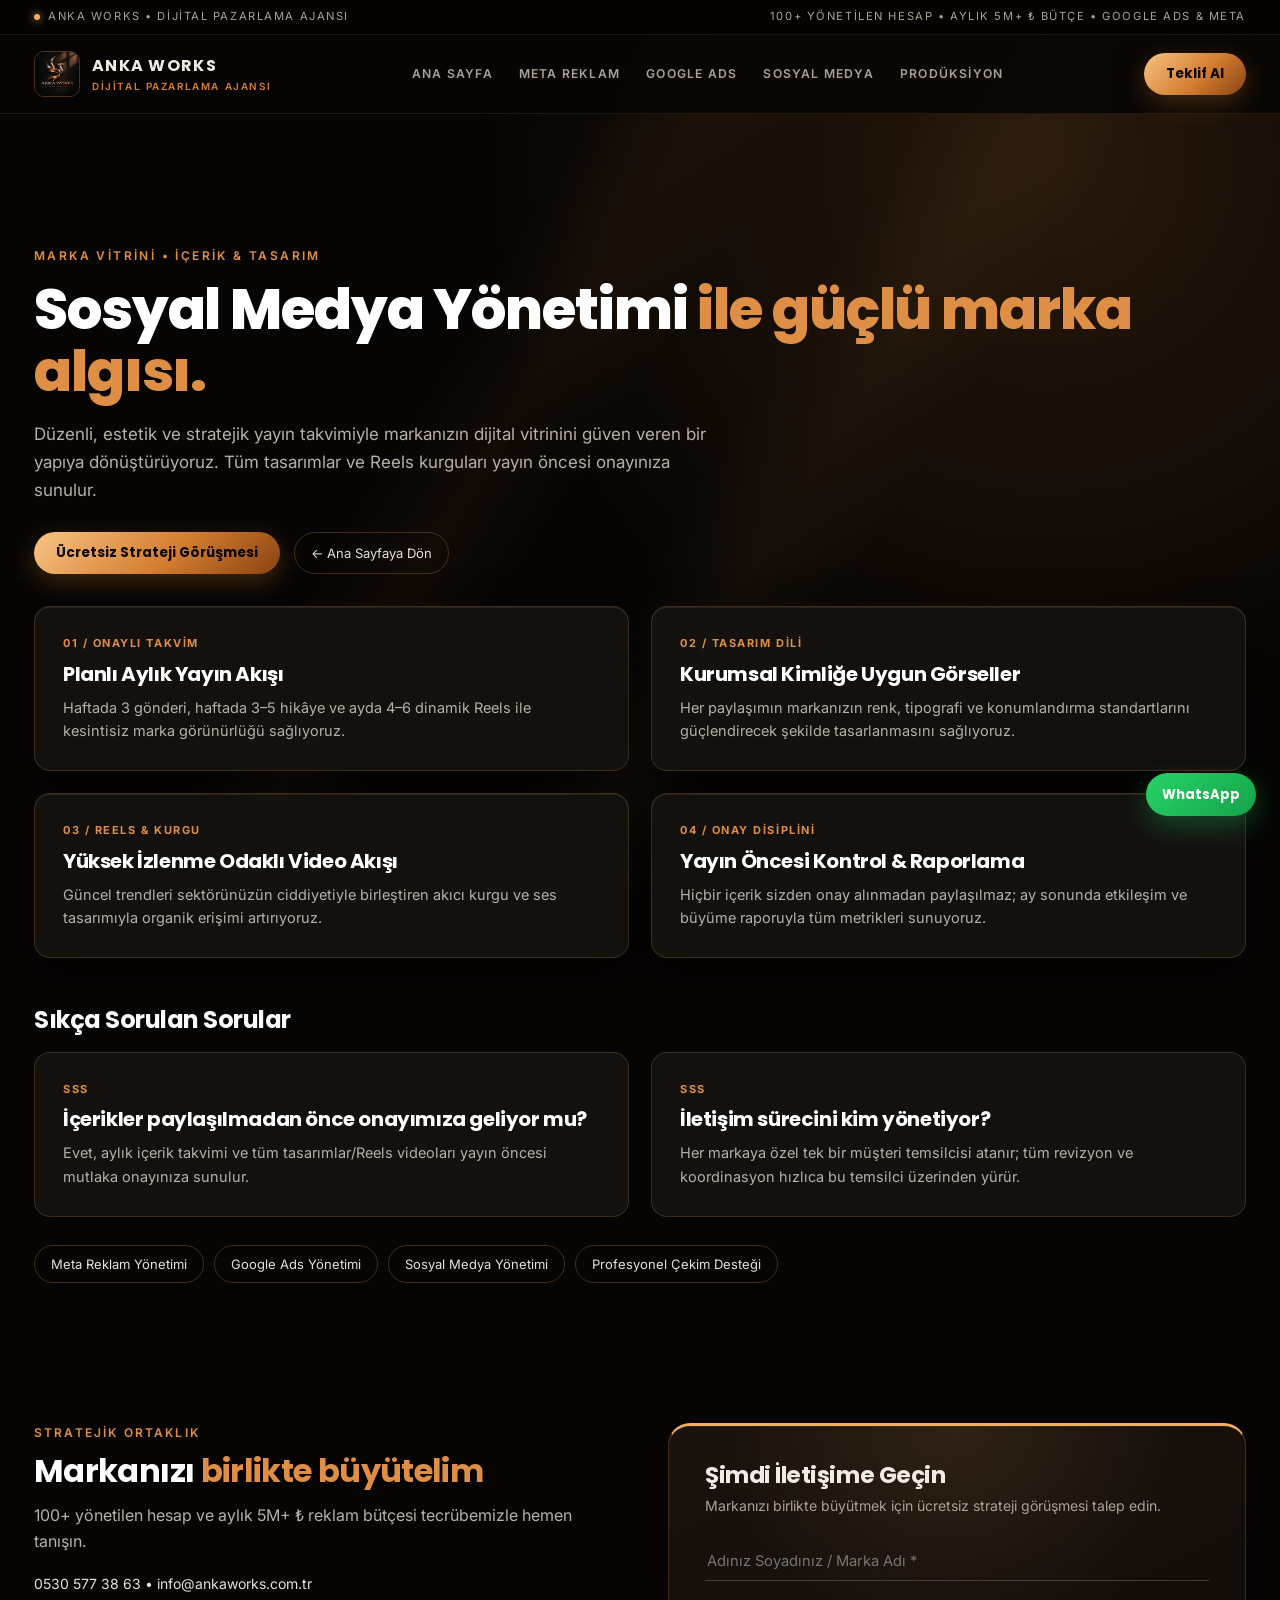
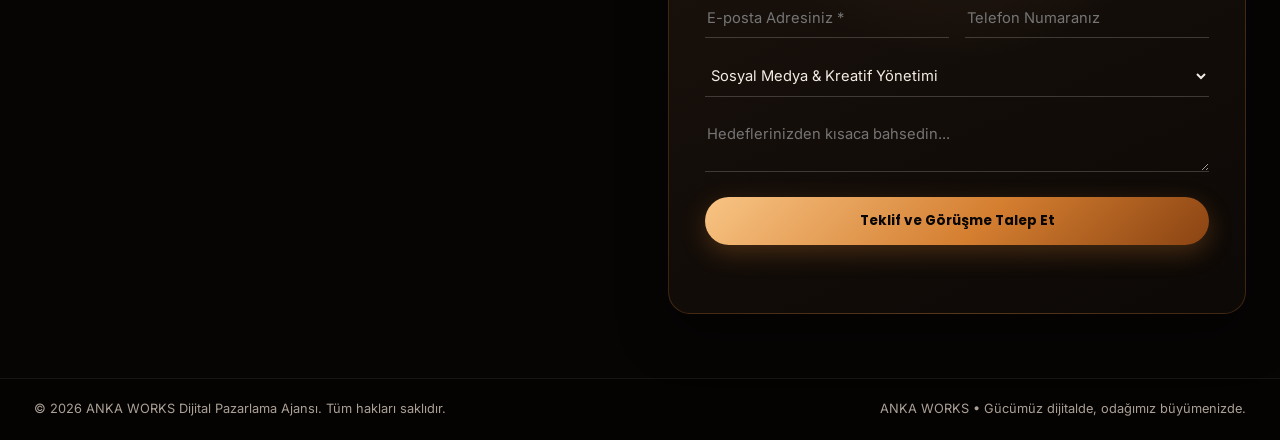
<file: website/sosyal-medya-yonetimi.html>
<!DOCTYPE html>
<html lang="tr">
<head>
  <meta charset="UTF-8" />
  <meta name="viewport" content="width=device-width, initial-scale=1.0" />
  <title>Kurumsal Sosyal Medya Yönetimi &amp; Strateji | ANKA WORKS</title>
  <meta name="description" content="Marka dilinize uygun haftalık gönderi, hikâye ve Reels kurgusu. Onaylı aylık içerik takvimi, tasarım dili ve topluluk yönetimiyle dijital vitrininizi güçlendirin." />
  <link rel="canonical" href="https://ankaworks.com.tr/sosyal-medya-yonetimi" />
  <meta property="og:title" content="Kurumsal Sosyal Medya Yönetimi &amp; Strateji | ANKA WORKS" />
  <meta property="og:description" content="Onaylı aylık içerik takvimi, kurumsal tasarım dili ve dinamik Reels üretimiyle sosyal medyada fark yaratın." />
  <meta property="og:type" content="website" />
  <meta property="og:url" content="https://ankaworks.com.tr/sosyal-medya-yonetimi" />
  <meta property="og:image" content="https://ankaworks.com.tr/assets/anka-logo.jpeg" />
  <link rel="icon" type="image/jpeg" href="assets/anka-logo.jpeg" />
  <link rel="preconnect" href="https://fonts.googleapis.com" />
  <link rel="preconnect" href="https://fonts.gstatic.com" crossorigin />
  <link href="https://fonts.googleapis.com/css2?family=Inter:wght@400;500;600;700&family=Poppins:ital,wght@0,400;0,500;0,600;0,700;0,800;1,500;1,700&display=swap" rel="stylesheet" />
  <link rel="stylesheet" href="styles.css" />
  <script type="application/ld+json">
  {
    "@context": "https://schema.org",
    "@type": "Service",
    "serviceType": "Sosyal Medya Yönetimi",
    "provider": {
      "@type": "ProfessionalService",
      "name": "ANKA WORKS Dijital Pazarlama Ajansı",
      "url": "https://ankaworks.com.tr",
      "telephone": "+905305773863",
      "email": "info@ankaworks.com.tr"
    },
    "areaServed": "TR"
  }
  </script>
  <style>
    body.subpage-body { overflow-x: hidden; }
    .sub-hero { padding: 132px 0 64px; position: relative; z-index: 2; }
    .sub-grid { display: grid; grid-template-columns: repeat(2, minmax(0, 1fr)); gap: 22px; margin-top: 32px; }
    .sub-card { padding: 28px; border-radius: 16px; background: rgba(22, 19, 17, 0.85); border: 1px solid rgba(222, 143, 69, 0.22); }
    .sub-kicker { font-size: 11px; font-weight: 700; letter-spacing: 0.14em; color: #de8f45; text-transform: uppercase; margin-bottom: 10px; }
    .sub-card h2 { font-size: 20px; color: #fff; margin-bottom: 10px; }
    .sub-card p { font-size: 14.5px; color: #b7b0a6; line-height: 1.6; }
    .sub-links { display: flex; flex-wrap: wrap; gap: 10px; margin-top: 28px; }
    .sub-pill { padding: 8px 16px; border-radius: 999px; border: 1px solid rgba(222, 143, 69, 0.28); color: #e8e1d7; font-size: 13px; text-decoration: none; }
    .sub-pill:hover { border-color: #de8f45; color: #fff; }
    @media (max-width: 768px) { .sub-grid { grid-template-columns: 1fr; } }
  </style>
</head>
<body class="subpage-body">
  <div class="window-rays" aria-hidden="true"></div>
  <div class="utility-bar">
    <div class="container utility-inner">
      <div class="utility-left"><span class="utility-dot"></span><span>ANKA WORKS • DİJİTAL PAZARLAMA AJANSI</span></div>
      <div class="utility-right"><span>100+ YÖNETİLEN HESAP • AYLIK 5M+ ₺ BÜTÇE • GOOGLE ADS &amp; META</span></div>
    </div>
  </div>
  <header class="site-header" id="top">
    <div class="container header-inner">
      <a href="/" class="brand" aria-label="ANKA WORKS Ana Sayfa">
        <img src="assets/anka-logo.jpeg" alt="ANKA WORKS Logo" class="brand-logo-img" />
        <div class="brand-text"><span class="brand-name">ANKA WORKS</span><span class="brand-sub">DİJİTAL PAZARLAMA AJANSI</span></div>
      </a>
      <nav class="nav-links" aria-label="Ana Menü">
        <a href="/">ANA SAYFA</a>
        <a href="/meta-reklam-yonetimi">META REKLAM</a>
        <a href="/google-ads-yonetimi">GOOGLE ADS</a>
        <a href="/sosyal-medya-yonetimi">SOSYAL MEDYA</a>
        <a href="/profesyonel-cekim">PRODÜKSİYON</a>
      </nav>
      <div class="header-actions"><a href="#iletisim" class="btn-copper"><span>Teklif Al</span></a></div>
    </div>
  </header>
  <main>
    <section class="sub-hero">
      <div class="container">
        <p style="font-size:12px;letter-spacing:0.2em;color:#de8f45;font-weight:600;margin-bottom:14px;">MARKA VİTRİNİ • İÇERİK &amp; TASARIM</p>
        <h1 style="font-family:'Poppins',sans-serif;font-size:clamp(34px,4.5vw,56px);line-height:1.1;font-weight:800;color:#fff;margin-bottom:18px;">Sosyal Medya Yönetimi <span style="color:#de8f45;">ile güçlü marka algısı.</span></h1>
        <p style="max-width:700px;font-size:17px;color:#b7b0a6;line-height:1.65;margin-bottom:28px;">Düzenli, estetik ve stratejik yayın takvimiyle markanızın dijital vitrinini güven veren bir yapıya dönüştürüyoruz. Tüm tasarımlar ve Reels kurguları yayın öncesi onayınıza sunulur.</p>
        <div style="display:flex;gap:14px;flex-wrap:wrap;">
          <a href="#iletisim" class="btn-copper"><span>Ücretsiz Strateji Görüşmesi</span></a>
          <a href="/" class="sub-pill" style="display:inline-flex;align-items:center;">← Ana Sayfaya Dön</a>
        </div>
        <div class="sub-grid">
          <div class="sub-card metal-card"><div class="sub-kicker">01 / ONAYLI TAKVİM</div><h2>Planlı Aylık Yayın Akışı</h2><p>Haftada 3 gönderi, haftada 3–5 hikâye ve ayda 4–6 dinamik Reels ile kesintisiz marka görünürlüğü sağlıyoruz.</p></div>
          <div class="sub-card metal-card"><div class="sub-kicker">02 / TASARIM DİLİ</div><h2>Kurumsal Kimliğe Uygun Görseller</h2><p>Her paylaşımın markanızın renk, tipografi ve konumlandırma standartlarını güçlendirecek şekilde tasarlanmasını sağlıyoruz.</p></div>
          <div class="sub-card metal-card"><div class="sub-kicker">03 / REELS &amp; KURGU</div><h2>Yüksek İzlenme Odaklı Video Akışı</h2><p>Güncel trendleri sektörünüzün ciddiyetiyle birleştiren akıcı kurgu ve ses tasarımıyla organik erişimi artırıyoruz.</p></div>
          <div class="sub-card metal-card"><div class="sub-kicker">04 / ONAY DİSİPLİNİ</div><h2>Yayın Öncesi Kontrol &amp; Raporlama</h2><p>Hiçbir içerik sizden onay alınmadan paylaşılmaz; ay sonunda etkileşim ve büyüme raporuyla tüm metrikleri sunuyoruz.</p></div>
        </div>
        <div style="margin-top:48px;">
          <h2 style="font-size:24px;color:#fff;margin-bottom:18px;">Sıkça Sorulan Sorular</h2>
          <div class="sub-grid" style="margin-top:0;">
            <div class="sub-card"><div class="sub-kicker">SSS</div><h2>İçerikler paylaşılmadan önce onayımıza geliyor mu?</h2><p>Evet, aylık içerik takvimi ve tüm tasarımlar/Reels videoları yayın öncesi mutlaka onayınıza sunulur.</p></div>
            <div class="sub-card"><div class="sub-kicker">SSS</div><h2>İletişim sürecini kim yönetiyor?</h2><p>Her markaya özel tek bir müşteri temsilcisi atanır; tüm revizyon ve koordinasyon hızlıca bu temsilci üzerinden yürür.</p></div>
          </div>
        </div>
        <div class="sub-links">
          <a class="sub-pill" href="/meta-reklam-yonetimi">Meta Reklam Yönetimi</a>
          <a class="sub-pill" href="/google-ads-yonetimi">Google Ads Yönetimi</a>
          <a class="sub-pill" href="/sosyal-medya-yonetimi">Sosyal Medya Yönetimi</a>
          <a class="sub-pill" href="/profesyonel-cekim">Profesyonel Çekim Desteği</a>
        </div>
      </div>
    </section>
  </main>
  <footer class="site-footer" id="iletisim">
    <div class="container footer-grid">
      <div class="footer-info">
        <p style="font-size:12px;letter-spacing:0.18em;color:#de8f45;font-weight:600;margin-bottom:10px;">STRATEJİK ORTAKLIK</p>
        <h2 style="font-size:32px;color:#fff;margin-bottom:14px;">Markanızı <span style="color:#de8f45;">birlikte büyütelim</span></h2>
        <p style="color:#b7b0a6;margin-bottom:18px;">100+ yönetilen hesap ve aylık 5M+ ₺ reklam bütçesi tecrübemizle hemen tanışın.</p>
        <p style="color:#e8e1d7;font-size:14px;">0530 577 38 63 • info@ankaworks.com.tr</p>
      </div>
      <div class="footer-form-float metal-card">
        <h3>Şimdi İletişime Geçin</h3>
        <p class="form-sub">Markanızı birlikte büyütmek için ücretsiz strateji görüşmesi talep edin.</p>
        <form id="contactForm">
          <div class="line-field"><input type="text" id="name" name="name" placeholder="Adınız Soyadınız / Marka Adı *" required /></div>
          <div class="line-field-row">
            <div class="line-field"><input type="email" id="email" name="email" placeholder="E-posta Adresiniz *" required /></div>
            <div class="line-field"><input type="tel" id="phone" name="phone" placeholder="Telefon Numaranız" /></div>
          </div>
          <div class="line-field"><select id="service" name="service"><option value="Sosyal Medya &amp; Kreatif">Sosyal Medya &amp; Kreatif Yönetimi</option><option value="Butuncul Paket">Bütüncül Dijital Büyüme (Tümü)</option></select></div>
          <div class="line-field"><textarea id="message" name="message" rows="2" placeholder="Hedeflerinizden kısaca bahsedin..."></textarea></div>
          <button type="submit" class="btn-copper btn-copper--full"><span>Teklif ve Görüşme Talep Et</span></button>
          <div class="form-status" id="formStatus" role="status" aria-live="polite"></div>
        </form>
      </div>
    </div>
    <div class="footer-bottom"><div class="container footer-bottom-inner"><span>© 2026 ANKA WORKS Dijital Pazarlama Ajansı. Tüm hakları saklıdır.</span><span>ANKA WORKS • Gücümüz dijitalde, odağımız büyümenizde.</span></div></div>
  </footer>
  <a href="https://wa.me/905305773863?text=Merhaba%2C%20Sosyal%20Medya%20Y%C3%B6netimi%20hakk%C4%B1nda%20bilgi%20almak%20istiyorum." target="_blank" rel="noopener noreferrer" class="whatsapp-fab"><span class="whatsapp-fab-label">WhatsApp</span></a>
  <script>
    const f=document.getElementById('contactForm'),st=document.getElementById('formStatus');
    if(f&&st){f.addEventListener('submit',async(e)=>{e.preventDefault();const b=f.querySelector('button[type="submit"]'),o=b.innerHTML;b.disabled=true;b.textContent='Gönderiliyor...';try{const r=await fetch('https://formsubmit.co/ajax/info@ankaworks.com.tr',{method:'POST',headers:{Accept:'application/json'},body:new FormData(f)});if(r.ok){st.textContent='Talebiniz başarıyla alındı. Müşteri temsilcimiz en kısa sürede sizinle iletişime geçecektir.';f.reset();}else throw 0;}catch(_){st.textContent='Gönderim sırasında bir sorun oluştu. Lütfen WhatsApp üzerinden bizimle iletişime geçin.';}finally{b.disabled=false;b.innerHTML=o;}});}
  </script>
</body>
</html>
</file>
<file: website/styles.css>
:root {
  /* Logo-Derived Brushed Champagne, Burnished Copper & Obsidian Palette */
  --obsidian: #070504;
  --obsidian-deep: #040302;
  --espresso: #110b07;
  --bronze-surface: #18100a;
  --champagne: #f2ebe3;
  --silver-muted: #aba096;
  --copper-bright: #f4ae60;
  --copper: #d47e30;
  --copper-deep: #7c3c0e;
  --border-subtle: rgba(242, 235, 227, 0.08);
  --border-copper: rgba(212, 126, 48, 0.36);
  --transition: 0.3s cubic-bezier(0.22, 1, 0.36, 1);
}

*,
*::before,
*::after {
  box-sizing: border-box;
  margin: 0;
  padding: 0;
}

html {
  scroll-behavior: smooth;
  font-family: 'Inter', -apple-system, BlinkMacSystemFont, sans-serif;
  background-color: var(--obsidian);
  color: var(--champagne);
  line-height: 1.6;
  -webkit-font-smoothing: antialiased;
}

body {
  position: relative;
  overflow-x: hidden;
  background-color: var(--obsidian);
}

body.intro-active {
  overflow: hidden;
}

h1, h2, h3, h4 {
  font-family: 'Poppins', 'Inter', sans-serif;
  letter-spacing: -0.02em;
  line-height: 1.15;
}

a {
  color: inherit;
  text-decoration: none;
}

.container {
  width: 100%;
  max-width: 1260px;
  margin: 0 auto;
  padding: 0 24px;
}

/* Brushed Champagne & Burnished Copper Text Gradients (Directly from Logo) */
.champagne-text {
  background: linear-gradient(135deg, #ffffff 0%, #e7ded4 55%, #b3a598 100%);
  -webkit-background-clip: text;
  -webkit-text-fill-color: transparent;
}

.copper-text {
  background: linear-gradient(125deg, #f8c484 0%, #df8838 50%, #9b4f15 100%);
  -webkit-background-clip: text;
  -webkit-text-fill-color: transparent;
}

/* Diagonal Window-Light Rays (Echoing Logo Background) */
.window-rays {
  position: fixed;
  inset: 0;
  pointer-events: none;
  z-index: 0;
  background:
    radial-gradient(circle at 82% 18%, rgba(212, 126, 48, 0.16) 0%, transparent 45%),
    linear-gradient(122deg, transparent 36%, rgba(212, 126, 48, 0.05) 42%, transparent 48%),
    linear-gradient(122deg, transparent 54%, rgba(244, 174, 96, 0.04) 60%, transparent 66%);
}

/* Brushed Metal Card Surface + Mouse Spotlight */
.metal-card {
  position: relative;
  background:
    radial-gradient(360px circle at var(--mx, 50%) var(--my, 0%), rgba(244, 174, 96, 0.11), transparent 65%),
    linear-gradient(155deg, rgba(28, 19, 13, 0.94) 0%, rgba(13, 9, 6, 0.96) 100%);
  border: 1px solid rgba(212, 126, 48, 0.24);
  box-shadow: inset 0 1px 0 rgba(242, 235, 227, 0.08), 0 20px 45px rgba(0, 0, 0, 0.5);
  transition: transform var(--transition), border-color var(--transition), box-shadow var(--transition);
}

.metal-card:hover {
  border-color: rgba(244, 174, 96, 0.55);
  box-shadow: inset 0 1px 0 rgba(244, 174, 96, 0.22), 0 26px 55px rgba(0, 0, 0, 0.65);
}

/* Scroll Progress */
.scroll-progress {
  position: fixed;
  top: 0;
  left: 0;
  height: 3px;
  width: 0%;
  z-index: 999;
  background: linear-gradient(90deg, var(--copper-deep), var(--copper), var(--copper-bright));
  box-shadow: 0 0 12px rgba(244, 174, 96, 0.7);
}

/* =========================================================
   CINEMATIC OPENING SPLASH
   ========================================================= */
.intro-splash {
  position: fixed;
  inset: 0;
  z-index: 9999;
  background: radial-gradient(circle at 50% 42%, #1d130b 0%, #060403 72%);
  display: flex;
  align-items: center;
  justify-content: center;
  padding: 24px;
  transition: opacity 0.8s ease, transform 0.85s ease, visibility 0.8s;
  animation: splashCssFallback 0.8s 2.2s ease forwards;
}

@keyframes splashCssFallback {
  to {
    opacity: 0;
    transform: translateY(-24px);
    visibility: hidden;
    pointer-events: none;
  }
}

.intro-splash.is-hidden {
  opacity: 0;
  transform: translateY(-24px);
  visibility: hidden;
  pointer-events: none;
}

.intro-beam {
  position: absolute;
  top: -20%;
  right: 12%;
  width: 420px;
  height: 140%;
  background: linear-gradient(115deg, transparent 20%, rgba(212, 126, 48, 0.14) 50%, transparent 80%);
  transform: rotate(18deg);
  pointer-events: none;
  animation: beamSweep 2.4s ease-out forwards;
}

.intro-inner {
  display: flex;
  flex-direction: column;
  align-items: center;
  text-align: center;
}

.intro-logo-wrap {
  position: relative;
  width: 220px;
  height: 220px;
  border-radius: 24px;
  overflow: hidden;
  border: 1px solid rgba(244, 174, 96, 0.42);
  box-shadow: 0 28px 80px rgba(0, 0, 0, 0.88), 0 0 65px rgba(212, 126, 48, 0.24);
  animation: logoReveal 1s cubic-bezier(0.22, 1, 0.36, 1) forwards;
}

.intro-logo {
  width: 100%;
  height: 100%;
  object-fit: cover;
  display: block;
}

.intro-ring {
  position: absolute;
  inset: 0;
  border-radius: 24px;
  box-shadow: inset 0 0 36px rgba(212, 126, 48, 0.25);
  pointer-events: none;
}

.intro-line {
  width: 0;
  height: 2px;
  margin: 24px 0 16px;
  background: linear-gradient(90deg, transparent, var(--copper-bright), var(--copper), transparent);
  animation: lineExpand 0.85s 0.4s cubic-bezier(0.22, 1, 0.36, 1) forwards;
}

.intro-slogan {
  font-family: 'Poppins', sans-serif;
  font-size: clamp(1.1rem, 2.5vw, 1.5rem);
  font-weight: 600;
  color: var(--champagne);
  opacity: 0;
  transform: translateY(10px);
  animation: fadeUpText 0.75s 0.6s ease forwards;
}

.intro-slogan span {
  color: var(--copper-bright);
}

.intro-skip {
  margin-top: 22px;
  background: rgba(255, 255, 255, 0.04);
  border: 1px solid var(--border-copper);
  color: var(--silver-muted);
  padding: 8px 18px;
  border-radius: 999px;
  font-size: 0.78rem;
  font-weight: 600;
  cursor: pointer;
  opacity: 0;
  animation: fadeUpText 0.5s 0.85s ease forwards;
}

.intro-skip:hover {
  background: rgba(212, 126, 48, 0.2);
  color: var(--copper-bright);
}

@keyframes logoReveal {
  from { opacity: 0; transform: scale(0.88); }
  to { opacity: 1; transform: scale(1); }
}

@keyframes lineExpand {
  to { width: 140px; }
}

@keyframes fadeUpText {
  to { opacity: 1; transform: translateY(0); }
}

@keyframes beamSweep {
  0% { opacity: 0; transform: rotate(18deg) translateX(-70px); }
  50% { opacity: 0.9; }
  100% { opacity: 0.4; transform: rotate(18deg) translateX(40px); }
}

@media (prefers-reduced-motion: reduce) {
  .intro-splash { display: none; }
}

/* =========================================================
   UTILITY BAR & HEADER
   ========================================================= */
.utility-bar {
  position: relative;
  z-index: 101;
  background: var(--obsidian-deep);
  border-bottom: 1px solid var(--border-subtle);
  font-size: 0.7rem;
  letter-spacing: 0.14em;
  color: var(--silver-muted);
  padding: 8px 0;
}

.utility-inner {
  display: flex;
  justify-content: space-between;
  align-items: center;
  gap: 12px;
}

.utility-left {
  display: flex;
  align-items: center;
  gap: 8px;
}

.utility-dot {
  width: 6px;
  height: 6px;
  border-radius: 50%;
  background: var(--copper-bright);
  box-shadow: 0 0 8px var(--copper-bright);
}

.site-header {
  position: sticky;
  top: 0;
  z-index: 100;
  background: rgba(7, 5, 4, 0.88);
  backdrop-filter: blur(18px);
  -webkit-backdrop-filter: blur(18px);
  border-bottom: 1px solid var(--border-subtle);
}

.header-inner {
  display: flex;
  align-items: center;
  justify-content: space-between;
  height: 78px;
  gap: 20px;
}

.brand {
  display: flex;
  align-items: center;
  gap: 12px;
}

.brand-logo-img {
  width: 46px;
  height: 46px;
  border-radius: 10px;
  object-fit: cover;
  border: 1px solid var(--border-copper);
}

.brand-text {
  display: flex;
  flex-direction: column;
}

.brand-name {
  font-family: 'Poppins', sans-serif;
  font-weight: 700;
  font-size: 1rem;
  letter-spacing: 0.08em;
  color: var(--champagne);
}

.brand-sub {
  font-size: 0.62rem;
  letter-spacing: 0.16em;
  color: var(--copper);
  font-weight: 600;
}

.nav-links {
  display: flex;
  align-items: center;
  gap: 26px;
}

.nav-links a {
  position: relative;
  font-size: 0.76rem;
  font-weight: 600;
  letter-spacing: 0.1em;
  color: var(--silver-muted);
  padding: 6px 0;
  transition: color var(--transition);
}

.nav-links a::before,
.nav-links a::after {
  content: "";
  position: absolute;
  left: 0;
  width: 0%;
  height: 1px;
  background: var(--copper-bright);
  transition: width 0.25s ease;
}

.nav-links a::before { top: 0; }
.nav-links a::after { bottom: 0; }

.nav-links a:hover {
  color: var(--copper-bright);
}

.nav-links a:hover::before,
.nav-links a:hover::after {
  width: 100%;
}

.header-actions {
  display: flex;
  align-items: center;
  gap: 12px;
}

/* Brushed Copper Buttons */
.btn-copper {
  position: relative;
  overflow: hidden;
  display: inline-flex;
  align-items: center;
  justify-content: center;
  gap: 10px;
  padding: 10px 22px;
  border-radius: 999px;
  background: linear-gradient(135deg, #f8c484 0%, #d47e30 55%, #8a4312 100%);
  color: #090604;
  font-family: 'Poppins', sans-serif;
  font-weight: 700;
  font-size: 0.85rem;
  border: none;
  cursor: pointer;
  transition: transform var(--transition), box-shadow var(--transition);
  box-shadow: 0 8px 24px rgba(212, 126, 48, 0.28);
}

.btn-copper--lg {
  padding: 14px 30px;
  font-size: 0.94rem;
}

.btn-copper--full {
  width: 100%;
  padding: 14px 24px;
}

.btn-copper::after {
  content: "";
  position: absolute;
  top: 0;
  left: -120%;
  width: 60%;
  height: 100%;
  background: linear-gradient(90deg, transparent, rgba(255, 255, 255, 0.45), transparent);
  transform: skewX(-22deg);
  transition: left 0.6s ease;
}

.btn-copper:hover {
  transform: translateY(-2px);
  box-shadow: 0 14px 32px rgba(212, 126, 48, 0.44);
}

.btn-copper:hover::after {
  left: 140%;
}

.btn-champagne-outline {
  display: inline-flex;
  align-items: center;
  gap: 10px;
  padding: 13px 28px;
  border-radius: 999px;
  border: 1px solid var(--border-copper);
  background: rgba(242, 235, 227, 0.03);
  color: var(--champagne);
  font-family: 'Poppins', sans-serif;
  font-weight: 500;
  font-size: 0.92rem;
  transition: all var(--transition);
}

.btn-champagne-outline:hover {
  background: rgba(212, 126, 48, 0.14);
  border-color: var(--copper-bright);
  color: var(--copper-bright);
}

/* Mobile Menu */
.mobile-menu-btn {
  display: none;
  flex-direction: column;
  justify-content: center;
  gap: 5px;
  width: 38px;
  height: 38px;
  background: rgba(255, 255, 255, 0.04);
  border: 1px solid var(--border-subtle);
  border-radius: 8px;
  cursor: pointer;
  padding: 8px;
}

.mobile-menu-btn span {
  display: block;
  height: 2px;
  background: var(--champagne);
}

.mobile-drawer {
  display: none;
  flex-direction: column;
  gap: 14px;
  padding: 20px 24px 28px;
  background: var(--espresso);
  border-bottom: 1px solid var(--border-subtle);
}

.mobile-drawer.open { display: flex; }

/* =========================================================
   HERO SECTION
   ========================================================= */
.hero {
  position: relative;
  z-index: 1;
  padding: 72px 0 88px;
}

.hero-grid {
  display: grid;
  grid-template-columns: 1.15fr 0.85fr;
  align-items: center;
  gap: 56px;
}

.hero-kicker {
  font-size: 0.74rem;
  font-weight: 700;
  letter-spacing: 0.18em;
  color: var(--copper-bright);
  margin-bottom: 16px;
}

.hero-title {
  font-size: clamp(2.45rem, 4.7vw, 3.9rem);
  font-weight: 700;
  line-height: 1.14;
  margin-bottom: 22px;
}

.hero-lead {
  font-size: 1.05rem;
  color: var(--silver-muted);
  max-width: 570px;
  margin-bottom: 30px;
}

.hero-lead strong {
  color: var(--champagne);
}

.hero-cta {
  display: flex;
  flex-wrap: wrap;
  align-items: center;
  gap: 16px;
  margin-bottom: 32px;
}

/* Rotating Circular Showreel Badge */
.showreel-badge {
  position: relative;
  width: 78px;
  height: 78px;
  display: inline-flex;
  align-items: center;
  justify-content: center;
  color: var(--copper-bright);
  transition: transform 0.3s ease;
}

.showreel-badge:hover { transform: scale(1.08); }

.showreel-svg {
  width: 100%;
  height: 100%;
  animation: spinSlow 14s linear infinite;
}

.showreel-play {
  position: absolute;
  width: 30px;
  height: 30px;
  border-radius: 50%;
  background: linear-gradient(135deg, var(--copper-bright), var(--copper));
  color: #090604;
  display: flex;
  align-items: center;
  justify-content: center;
  font-size: 0.85rem;
  font-weight: 800;
  box-shadow: 0 0 18px rgba(212, 126, 48, 0.5);
}

@keyframes spinSlow {
  from { transform: rotate(0deg); }
  to { transform: rotate(360deg); }
}

.hero-kpi-strip {
  display: inline-flex;
  align-items: center;
  flex-wrap: wrap;
  gap: 24px;
  padding: 16px 24px;
  border-radius: 14px;
  background: rgba(24, 16, 10, 0.75);
  border: 1px solid var(--border-copper);
  backdrop-filter: blur(12px);
}

.hkpi strong {
  display: block;
  font-family: 'Poppins', sans-serif;
  font-size: 1.35rem;
  font-weight: 800;
  color: var(--copper-bright);
  line-height: 1.1;
}

.hkpi span {
  font-size: 0.74rem;
  color: var(--silver-muted);
}

.hkpi-sep {
  width: 1px;
  height: 32px;
  background: rgba(212, 126, 48, 0.28);
}

/* Offset Architectural Logo Showcase */
.hero-offset-frame {
  position: relative;
  max-width: 390px;
  margin: 0 auto;
  padding: 18px 0 0 18px;
}

.hero-wireframe-back {
  position: absolute;
  top: 0;
  left: 0;
  right: 26px;
  bottom: 26px;
  border: 2px solid var(--copper);
  border-radius: 20px;
  opacity: 0.65;
  pointer-events: none;
}

.hero-logo-card {
  position: relative;
  border-radius: 20px;
  overflow: hidden;
  border: 1px solid var(--border-copper);
  box-shadow: 0 28px 70px rgba(0, 0, 0, 0.85), 0 0 50px rgba(212, 126, 48, 0.14);
  background: var(--obsidian);
}

.hero-logo-exact {
  width: 100%;
  height: auto;
  display: block;
}

.hero-floating-badge {
  position: absolute;
  bottom: 16px;
  left: 16px;
  right: 16px;
  padding: 12px 16px;
  border-radius: 12px;
  background: rgba(7, 5, 4, 0.86);
  backdrop-filter: blur(10px);
  border: 1px solid var(--border-copper);
  display: flex;
  justify-content: space-between;
  align-items: center;
}

.hero-floating-badge strong {
  font-family: 'Poppins', sans-serif;
  font-size: 0.86rem;
  letter-spacing: 0.1em;
  color: var(--copper-bright);
}

.hero-floating-badge span {
  font-size: 0.74rem;
  color: var(--champagne);
}

/* Dual Marquee */
.marquee-strip {
  position: relative;
  z-index: 1;
  overflow: hidden;
  border-top: 1px solid var(--border-copper);
  border-bottom: 1px solid var(--border-copper);
  background: #0e0906;
  padding: 14px 0;
  mask-image: linear-gradient(90deg, transparent, black 8%, black 92%, transparent);
  -webkit-mask-image: linear-gradient(90deg, transparent, black 8%, black 92%, transparent);
}

.marquee-strip--dual {
  display: flex;
  flex-direction: column;
  gap: 10px;
  padding: 16px 0;
}

.marquee-track {
  display: flex;
  align-items: center;
  gap: 28px;
  width: max-content;
  white-space: nowrap;
  font-family: 'Poppins', sans-serif;
  font-size: 0.8rem;
  font-weight: 600;
  letter-spacing: 0.16em;
  color: var(--champagne);
  animation: marqueeScroll 34s linear infinite;
}

.marquee-track--reverse {
  font-size: 0.72rem;
  color: var(--copper-bright);
  animation: marqueeScrollReverse 38s linear infinite;
}

.marquee-sep { color: var(--copper); }

@keyframes marqueeScroll {
  from { transform: translateX(0); }
  to { transform: translateX(-50%); }
}

@keyframes marqueeScrollReverse {
  from { transform: translateX(-50%); }
  to { transform: translateX(0); }
}

/* =========================================================
   ZIG-ZAGGING ARCHITECTURAL INDEX RAILS (01 - 05)
   ========================================================= */
.arch-section {
  position: relative;
  z-index: 1;
}

.arch-split {
  display: grid;
  min-height: 520px;
}

.arch-split--rail-left { grid-template-columns: 270px 1fr; }
.arch-split--rail-right { grid-template-columns: 1fr 270px; }

.index-rail {
  background: linear-gradient(180deg, #160f0a 0%, #0b0705 100%);
  border-top: 1px solid var(--border-subtle);
  border-bottom: 1px solid var(--border-subtle);
  border-right: 1px solid var(--border-subtle);
  border-left: 1px solid var(--border-subtle);
  display: flex;
  align-items: center;
  justify-content: center;
  padding: 56px 24px;
}

.index-rail-inner {
  display: flex;
  flex-direction: column;
  align-items: center;
  gap: 34px;
}

.index-num {
  font-family: 'Poppins', sans-serif;
  font-size: 4.5rem;
  font-weight: 800;
  line-height: 1;
  color: transparent;
  -webkit-text-stroke: 1.5px rgba(244, 174, 96, 0.75);
}

.index-vertical-title {
  writing-mode: vertical-rl;
  transform: rotate(180deg);
  font-family: 'Poppins', sans-serif;
  font-size: 1.5rem;
  font-weight: 600;
  letter-spacing: 0.08em;
  color: var(--silver-muted);
}

.editorial-link {
  position: relative;
  font-family: 'Poppins', sans-serif;
  font-style: italic;
  font-size: 0.78rem;
  font-weight: 600;
  letter-spacing: 0.18em;
  color: var(--copper-bright);
  padding: 8px 16px;
}

.editorial-link::before,
.editorial-link::after {
  content: "";
  position: absolute;
  width: 18px;
  height: 12px;
  border-color: var(--copper);
  border-style: solid;
  transition: width 0.25s ease, height 0.25s ease;
}

.editorial-link::before { top: 0; left: 0; border-width: 1.5px 0 0 1.5px; }
.editorial-link::after { bottom: 0; right: 0; border-width: 0 1.5px 1.5px 0; }
.editorial-link:hover::before,
.editorial-link:hover::after { width: 100%; height: 100%; }

/* Rail Tabs (Section 03) */
.rail-tabs {
  display: flex;
  flex-direction: column;
  gap: 10px;
  width: 100%;
}

.rail-tab {
  background: rgba(242, 235, 227, 0.03);
  border: 1px solid var(--border-subtle);
  color: var(--silver-muted);
  font-family: 'Poppins', sans-serif;
  font-size: 0.8rem;
  font-weight: 600;
  padding: 11px 16px;
  border-radius: 8px;
  cursor: pointer;
  text-align: center;
  transition: all var(--transition);
}

.rail-tab.active,
.rail-tab:hover {
  background: linear-gradient(135deg, var(--copper-bright), var(--copper));
  color: #090604;
  border-color: transparent;
}

/* Content Slabs (Logo-Harmonized Espresso & Obsidian) */
.content-slab {
  padding: 72px 64px;
  display: flex;
  align-items: center;
}

.content-slab--espresso {
  background: radial-gradient(circle at 85% 20%, rgba(212, 126, 48, 0.08) 0%, transparent 55%), var(--espresso);
}

.content-slab--obsidian {
  background: radial-gradient(circle at 15% 80%, rgba(212, 126, 48, 0.07) 0%, transparent 55%), var(--obsidian);
}

.slab-inner {
  width: 100%;
  max-width: 920px;
  margin: 0 auto;
}

.card-eyebrow {
  display: inline-block;
  font-size: 0.72rem;
  font-weight: 700;
  letter-spacing: 0.16em;
  color: var(--copper-bright);
  margin-bottom: 10px;
}

.slab-header { margin-bottom: 36px; }
.slab-header h2 {
  font-size: clamp(1.75rem, 3vw, 2.35rem);
  font-weight: 700;
  color: var(--champagne);
}

/* Overlap Quote Card */
.overlap-quote-card {
  padding: 32px 36px;
  border-radius: 16px;
  border-left: 4px solid var(--copper-bright);
  margin-bottom: 32px;
}

.overlap-quote-card h3 {
  font-size: clamp(1.2rem, 2.2vw, 1.55rem);
  font-weight: 600;
  color: var(--champagne);
}

/* 4-Card Editorial Grid */
.editorial-4-grid {
  display: grid;
  grid-template-columns: repeat(2, 1fr);
  gap: 20px;
}

.ed-card {
  border-top: 2px solid var(--copper);
  border-radius: 14px;
  padding: 24px;
}

.ed-card:hover { transform: translateY(-4px); }

.ed-num {
  display: inline-block;
  font-family: 'Poppins', sans-serif;
  font-size: 0.78rem;
  font-weight: 700;
  color: var(--copper-bright);
  margin-bottom: 8px;
}

.ed-card h4 { font-size: 1.06rem; margin-bottom: 8px; color: var(--champagne); }
.ed-card p { font-size: 0.9rem; color: var(--silver-muted); }

/* Service Icon Grid */
.service-icon-grid {
  display: grid;
  grid-template-columns: repeat(2, 1fr);
  gap: 24px;
}

.svc-item {
  padding: 26px;
  border-radius: 16px;
}

.svc-item:hover { transform: translateY(-4px); }

.svc-icon {
  width: 44px;
  height: 44px;
  color: var(--copper-bright);
  margin-bottom: 14px;
}

.svc-icon svg { width: 100%; height: 100%; }

.svc-code {
  display: block;
  font-family: 'Poppins', sans-serif;
  font-weight: 700;
  font-size: 0.78rem;
  color: var(--copper);
  margin-bottom: 4px;
}

.svc-item h4 {
  font-size: 0.95rem;
  font-weight: 700;
  letter-spacing: 0.02em;
  margin-bottom: 8px;
  color: var(--champagne);
}

.svc-item p { font-size: 0.88rem; color: var(--silver-muted); }

/* Tab Panels */
.tab-panel { display: none; animation: fadePanel 0.35s ease; }
.tab-panel.active { display: block; }

@keyframes fadePanel {
  from { opacity: 0; transform: translateY(8px); }
  to { opacity: 1; transform: translateY(0); }
}

/* Authority Budget Banner (100+ Accounts & 5M+ Budget) */
.budget-authority-bar {
  display: flex;
  align-items: center;
  justify-content: space-between;
  gap: 20px;
  padding: 24px 28px;
  border-radius: 16px;
  margin-bottom: 28px;
}

.auth-stat { display: flex; flex-direction: column; }

.auth-num {
  font-family: 'Poppins', sans-serif;
  font-size: clamp(1.65rem, 2.8vw, 2.25rem);
  font-weight: 800;
  line-height: 1.1;
  background: linear-gradient(120deg, var(--copper-bright), var(--copper));
  -webkit-background-clip: text;
  -webkit-text-fill-color: transparent;
}

.auth-label { font-size: 0.8rem; color: var(--silver-muted); margin-top: 4px; }
.auth-divider { width: 1px; height: 44px; background: rgba(212, 126, 48, 0.28); }

/* Sectors Showcase Grid */
.partners-showcase-grid {
  display: grid;
  grid-template-columns: repeat(2, 1fr);
  gap: 22px;
}

.partner-ed-card {
  overflow: hidden;
  border-top: 3px solid var(--copper-bright);
  border-radius: 16px;
  padding: 26px;
}

.partner-ed-card:hover { transform: translateY(-5px); }

.partner-ed-watermark {
  position: absolute;
  right: -10px;
  bottom: 10px;
  font-family: 'Poppins', sans-serif;
  font-size: 2.8rem;
  font-weight: 800;
  letter-spacing: 0.08em;
  color: rgba(212, 126, 48, 0.06);
  pointer-events: none;
}

.partner-ed-top {
  display: flex;
  justify-content: space-between;
  align-items: center;
  margin-bottom: 18px;
}

.partner-ed-avatar {
  width: 48px;
  height: 48px;
  border-radius: 12px;
  display: flex;
  align-items: center;
  justify-content: center;
  font-family: 'Poppins', sans-serif;
  font-weight: 800;
  font-size: 0.96rem;
  color: #090604;
  background: linear-gradient(135deg, var(--copper-bright), var(--copper));
}

.partner-ed-badge {
  display: inline-flex;
  align-items: center;
  gap: 6px;
  font-size: 0.72rem;
  font-weight: 600;
  color: var(--copper-bright);
  padding: 4px 10px;
  border-radius: 999px;
  background: rgba(212, 126, 48, 0.14);
  border: 1px solid rgba(212, 126, 48, 0.3);
}

.pulse-dot {
  width: 6px;
  height: 6px;
  border-radius: 50%;
  background: #4ade80;
  box-shadow: 0 0 8px #4ade80;
}

.partner-ed-card h3 { font-size: 1.12rem; margin-bottom: 4px; color: var(--champagne); }

.partner-ed-sub {
  font-size: 0.72rem;
  font-weight: 700;
  letter-spacing: 0.16em;
  color: var(--copper);
  margin-bottom: 16px;
}

.partner-ed-branches { display: flex; flex-wrap: wrap; gap: 8px; }

.partner-ed-branches span {
  font-size: 0.78rem;
  font-weight: 500;
  padding: 5px 12px;
  border-radius: 6px;
  background: rgba(242, 235, 227, 0.05);
  border: 1px solid var(--border-subtle);
  color: var(--champagne);
}

/* Plan & Calendar */
.plan-split {
  display: grid;
  grid-template-columns: 1fr 1fr;
  gap: 28px;
  align-items: center;
}

.plan-list {
  list-style: none;
  display: flex;
  flex-direction: column;
  gap: 14px;
}

.plan-list li {
  padding: 14px 18px;
  border-radius: 10px;
  border-left: 3px solid var(--copper);
}

.plan-list strong { display: block; font-size: 0.96rem; color: var(--champagne); }
.plan-list span { font-size: 0.84rem; color: var(--silver-muted); }

.calendar-widget {
  border-radius: 16px;
  padding: 22px;
}

.calendar-header {
  display: flex;
  justify-content: space-between;
  align-items: center;
  margin-bottom: 14px;
  font-size: 0.74rem;
  font-weight: 700;
  letter-spacing: 0.12em;
  color: var(--champagne);
}

.badge-copper {
  padding: 4px 10px;
  border-radius: 999px;
  background: rgba(212, 126, 48, 0.2);
  color: var(--copper-bright);
  font-size: 0.7rem;
}

.calendar-weekdays,
.calendar-days {
  display: grid;
  grid-template-columns: repeat(7, 1fr);
  gap: 6px;
  text-align: center;
}

.calendar-weekdays { font-size: 0.68rem; color: var(--silver-muted); margin-bottom: 8px; }

.calendar-days span {
  aspect-ratio: 1 / 1;
  display: flex;
  align-items: center;
  justify-content: center;
  border-radius: 6px;
  font-size: 0.8rem;
  background: rgba(255, 255, 255, 0.04);
}

.calendar-days span.day-active {
  background: rgba(212, 126, 48, 0.25);
  border: 1px solid var(--copper);
  color: var(--copper-bright);
  font-weight: 700;
  cursor: pointer;
}

.calendar-days span.day-shoot {
  background: linear-gradient(135deg, var(--copper-bright), var(--copper));
  color: #090604;
  font-weight: 800;
  cursor: pointer;
}

.calendar-days span.day-report {
  background: rgba(242, 235, 227, 0.16);
  color: #fff;
  font-weight: 700;
  cursor: pointer;
}

.calendar-days span.day-muted { opacity: 0.25; }

.calendar-note {
  margin-top: 12px;
  padding: 8px 12px;
  border-radius: 6px;
  background: rgba(212, 126, 48, 0.12);
  color: var(--copper-bright);
  font-size: 0.78rem;
}

/* Meta & Google Ads Split (Section 04) */
.meta-split {
  display: grid;
  grid-template-columns: 1fr 1fr;
  gap: 36px;
  align-items: center;
}

.meta-steps-list {
  list-style: none;
  display: flex;
  flex-direction: column;
  gap: 12px;
}

.meta-steps-list li {
  display: flex;
  align-items: center;
  gap: 14px;
  padding: 13px 16px;
  border-radius: 10px;
  font-size: 0.92rem;
  font-weight: 500;
  color: var(--champagne);
}

.meta-steps-list li span {
  font-family: 'Poppins', sans-serif;
  font-weight: 800;
  color: var(--copper-bright);
}

.dashboard-card {
  border-radius: 18px;
  padding: 26px;
}

.dashboard-top {
  display: flex;
  justify-content: space-between;
  align-items: center;
  margin-bottom: 20px;
  gap: 10px;
  flex-wrap: wrap;
}

.platform-tabs {
  display: inline-flex;
  gap: 6px;
  background: rgba(255, 255, 255, 0.05);
  padding: 4px;
  border-radius: 999px;
  border: 1px solid var(--border-subtle);
}

.platform-tab {
  border: none;
  background: transparent;
  color: var(--silver-muted);
  font-family: 'Poppins', sans-serif;
  font-size: 0.76rem;
  font-weight: 600;
  padding: 6px 14px;
  border-radius: 999px;
  cursor: pointer;
  transition: all 0.25s ease;
}

.platform-tab.active {
  background: linear-gradient(135deg, var(--copper-bright), var(--copper));
  color: #090604;
}

.badge-outline {
  font-size: 0.7rem;
  padding: 4px 10px;
  border-radius: 6px;
  border: 1px solid var(--border-copper);
  color: var(--copper-bright);
}

.metrics-grid {
  display: grid;
  grid-template-columns: repeat(2, 1fr);
  gap: 12px;
  margin-bottom: 20px;
}

.metric-box {
  background: rgba(242, 235, 227, 0.03);
  border: 1px solid var(--border-subtle);
  border-radius: 10px;
  padding: 14px;
}

.metric-label {
  display: block;
  font-size: 0.74rem;
  color: var(--silver-muted);
  margin-bottom: 4px;
}

.metric-val {
  font-family: 'Poppins', sans-serif;
  font-size: 1.45rem;
  font-weight: 700;
  display: flex;
  align-items: baseline;
  gap: 8px;
  color: var(--champagne);
}

.metric-delta { font-size: 0.76rem; color: var(--copper-bright); }

.placement-bars { display: flex; flex-direction: column; gap: 12px; }

.bar-label {
  display: flex;
  justify-content: space-between;
  font-size: 0.8rem;
  color: var(--silver-muted);
  margin-bottom: 5px;
}

.bar-track {
  height: 7px;
  border-radius: 999px;
  background: rgba(255, 255, 255, 0.08);
  overflow: hidden;
}

.bar-fill {
  height: 100%;
  width: 0;
  border-radius: 999px;
  background: linear-gradient(90deg, var(--copper-deep), var(--copper-bright));
  transition: width 1.1s cubic-bezier(0.22, 1, 0.36, 1);
}

.bar-fill.animate { width: var(--target-width); }

/* Accordion (Section 05) */
.accordion-list { border-top: 2px solid var(--copper); }

.acc-item { border-bottom: 1px solid var(--border-subtle); }

.acc-trigger {
  width: 100%;
  background: transparent;
  border: none;
  padding: 20px 4px;
  display: flex;
  justify-content: space-between;
  align-items: center;
  font-family: 'Poppins', sans-serif;
  font-size: 1rem;
  font-weight: 600;
  color: var(--champagne);
  cursor: pointer;
  text-align: left;
}

.acc-plus { font-size: 1.3rem; color: var(--copper-bright); transition: transform 0.25s ease; }
.acc-item.open .acc-plus { transform: rotate(45deg); }

.acc-body { max-height: 0; overflow: hidden; transition: max-height 0.3s ease; }
.acc-item.open .acc-body { max-height: 160px; }

.acc-body p {
  padding: 0 4px 20px;
  font-size: 0.92rem;
  color: var(--silver-muted);
}

/* Pre-Footer Band */
.prefooter-band {
  position: relative;
  z-index: 1;
  background: linear-gradient(135deg, #170f0a 0%, #090604 100%);
  border-top: 1px solid var(--border-copper);
  border-bottom: 1px solid var(--border-copper);
  padding: 56px 0;
}

.prefooter-inner {
  display: flex;
  align-items: center;
  justify-content: space-between;
  flex-wrap: wrap;
  gap: 24px;
}

.prefooter-inner h2 { font-size: clamp(1.7rem, 3vw, 2.4rem); color: var(--champagne); }

.prefooter-meta { display: flex; align-items: center; flex-wrap: wrap; gap: 14px; }
.prefooter-meta span { font-size: 0.94rem; color: var(--silver-muted); }
.prefooter-meta strong { color: var(--copper-bright); }

.contact-chip {
  padding: 10px 18px;
  border-radius: 999px;
  font-size: 0.84rem;
  font-weight: 600;
  color: var(--champagne);
  background: rgba(242, 235, 227, 0.04);
  border: 1px solid var(--border-copper);
  transition: all var(--transition);
}

.contact-chip:hover {
  background: rgba(212, 126, 48, 0.16);
  color: var(--copper-bright);
  border-color: var(--copper-bright);
}

/* =========================================================
   FOOTER WITH BRUSHED-COPPER CONTACT CARD
   ========================================================= */
.site-footer {
  position: relative;
  z-index: 1;
  background: var(--obsidian);
  color: var(--champagne);
  padding-top: 76px;
}

.footer-grid {
  display: grid;
  grid-template-columns: 1fr 1fr;
  gap: 56px;
  align-items: start;
  padding-bottom: 64px;
}

.footer-brand-block { display: flex; align-items: center; gap: 14px; margin-bottom: 18px; }

.footer-logo-img {
  width: 54px;
  height: 54px;
  border-radius: 12px;
  object-fit: cover;
  border: 1px solid var(--border-copper);
}

.footer-brand-block h3 { font-size: 1.2rem; letter-spacing: 0.08em; }
.footer-brand-block span { font-size: 0.68rem; letter-spacing: 0.16em; color: var(--copper-bright); }

.footer-slogan {
  font-family: 'Poppins', sans-serif;
  font-size: 1.2rem;
  font-weight: 600;
  color: var(--copper-bright);
  margin-bottom: 20px;
}

.footer-contact-direct {
  display: grid;
  grid-template-columns: 1fr 1fr;
  gap: 12px;
  margin-bottom: 24px;
}

.direct-link {
  display: flex;
  align-items: center;
  gap: 12px;
  padding: 12px 14px;
  border-radius: 12px;
  background: rgba(242, 235, 227, 0.03);
  border: 1px solid var(--border-copper);
  transition: all var(--transition);
}

.direct-link:hover {
  background: rgba(212, 126, 48, 0.12);
  border-color: var(--copper-bright);
  transform: translateY(-2px);
}

.direct-badge {
  width: 34px;
  height: 34px;
  border-radius: 8px;
  background: linear-gradient(135deg, var(--copper-bright), var(--copper));
  color: #090604;
  font-family: 'Poppins', sans-serif;
  font-weight: 800;
  font-size: 0.78rem;
  display: flex;
  align-items: center;
  justify-content: center;
  flex-shrink: 0;
}

.direct-link small {
  display: block;
  font-size: 0.7rem;
  color: var(--silver-muted);
}

.direct-link strong {
  font-size: 0.86rem;
  color: var(--champagne);
}

@media (max-width: 560px) {
  .footer-contact-direct { grid-template-columns: 1fr; }
}

.footer-bullets {
  list-style: none;
  display: flex;
  flex-direction: column;
  gap: 10px;
  margin-bottom: 32px;
  font-size: 0.9rem;
  color: var(--silver-muted);
}

.footer-bullets li { position: relative; padding-left: 22px; }
.footer-bullets li::before {
  content: "✓";
  position: absolute;
  left: 0;
  color: var(--copper-bright);
  font-weight: 700;
}

.footer-nav-cols { display: grid; grid-template-columns: 1fr 1fr; gap: 24px; }
.footer-nav-cols h4 { font-size: 0.74rem; letter-spacing: 0.14em; color: var(--copper); margin-bottom: 12px; }
.footer-nav-cols a {
  display: block;
  font-size: 0.88rem;
  color: var(--silver-muted);
  margin-bottom: 8px;
  transition: color 0.2s ease;
}
.footer-nav-cols a:hover { color: var(--copper-bright); }

.footer-form-float {
  border-radius: 22px;
  padding: 36px;
  border-top: 3px solid var(--copper-bright);
}

.footer-form-float h3 { font-size: 1.45rem; margin-bottom: 6px; color: var(--champagne); }
.form-sub { font-size: 0.88rem; color: var(--silver-muted); margin-bottom: 24px; }
.hidden-honeypot { display: none; }
.line-field { margin-bottom: 18px; }
.line-field-row { display: grid; grid-template-columns: 1fr 1fr; gap: 16px; }

.line-field input,
.line-field select,
.line-field textarea {
  width: 100%;
  border: none;
  border-bottom: 1.5px solid rgba(242, 235, 227, 0.2);
  padding: 10px 2px;
  background: transparent;
  font-family: inherit;
  font-size: 0.92rem;
  color: var(--champagne);
  transition: border-color 0.25s ease;
}

.line-field select option {
  background: #140d08;
  color: var(--champagne);
}

.line-field input:focus,
.line-field select:focus,
.line-field textarea:focus {
  outline: none;
  border-bottom-color: var(--copper-bright);
}

.form-status {
  margin-top: 12px;
  font-size: 0.86rem;
  color: var(--copper-bright);
  font-weight: 600;
  min-height: 20px;
}

.footer-bottom {
  background: var(--obsidian-deep);
  border-top: 1px solid var(--border-subtle);
  padding: 20px 0;
  font-size: 0.8rem;
  color: var(--silver-muted);
}

.footer-bottom-inner { display: flex; justify-content: space-between; flex-wrap: wrap; gap: 12px; }

/* Scroll Reveal */
.reveal {
  opacity: 1;
  transform: translateY(0);
  transition: opacity 0.65s ease, transform 0.65s ease;
}

.reveal.visible { opacity: 1; transform: translateY(0); }
.reveal-delay { transition-delay: 0.14s; }

/* Floating WhatsApp Quick Action */
.whatsapp-fab {
  position: fixed;
  right: 24px;
  bottom: 84px;
  z-index: 96;
  display: inline-flex;
  align-items: center;
  gap: 9px;
  padding: 11px 16px;
  border-radius: 999px;
  background: linear-gradient(135deg, #25d366 0%, #16a34a 100%);
  color: #ffffff;
  font-family: 'Poppins', sans-serif;
  font-size: 0.82rem;
  font-weight: 700;
  box-shadow: 0 10px 28px rgba(22, 163, 74, 0.4);
  transition: transform 0.25s ease, box-shadow 0.25s ease;
}

.whatsapp-fab:hover {
  transform: translateY(-3px);
  box-shadow: 0 14px 34px rgba(22, 163, 74, 0.55);
}

@media (max-width: 768px) {
  .whatsapp-fab {
    padding: 12px;
    right: 18px;
    bottom: 78px;
  }
  .whatsapp-fab-label { display: none; }
}

/* Back-to-Top Scroll Progress Ring */
.back-to-top {
  position: fixed;
  right: 24px;
  bottom: 24px;
  z-index: 95;
  width: 48px;
  height: 48px;
  border-radius: 50%;
  border: none;
  background: rgba(11, 7, 5, 0.9);
  backdrop-filter: blur(8px);
  color: var(--copper-bright);
  display: flex;
  align-items: center;
  justify-content: center;
  cursor: pointer;
  opacity: 0;
  visibility: hidden;
  transform: translateY(12px);
  transition: all 0.3s ease;
  box-shadow: 0 10px 26px rgba(0, 0, 0, 0.6);
}

.back-to-top.visible { opacity: 1; visibility: visible; transform: translateY(0); }

.back-to-top-ring { position: absolute; inset: 0; width: 100%; height: 100%; transform: rotate(-90deg); }
.ring-bg { fill: none; stroke: rgba(255, 255, 255, 0.12); stroke-width: 2.5; }
.ring-fg { fill: none; stroke: var(--copper-bright); stroke-width: 2.5; stroke-linecap: round; stroke-dasharray: 119.38; stroke-dashoffset: 119.38; }
.back-to-top-arrow { position: relative; font-size: 1.05rem; font-weight: 700; }

/* Responsive */
@media (max-width: 1024px) {
  .arch-split--rail-left,
  .arch-split--rail-right { grid-template-columns: 1fr; }
  .index-rail { padding: 32px 24px; }
  .index-rail-inner { flex-direction: row; flex-wrap: wrap; justify-content: space-between; width: 100%; gap: 16px; }
  .index-vertical-title { writing-mode: horizontal-tb; transform: none; font-size: 1.35rem; }
  .rail-tabs { flex-direction: row; flex-wrap: wrap; }
  .content-slab { padding: 48px 24px; }
  .hero-grid,
  .meta-split,
  .plan-split,
  .footer-grid { grid-template-columns: 1fr; }
}

@media (max-width: 768px) {
  .utility-right,
  .nav-links,
  .header-actions .btn-copper { display: none; }
  .mobile-menu-btn { display: flex; }
  .editorial-4-grid,
  .service-icon-grid,
  .partners-showcase-grid,
  .line-field-row { grid-template-columns: 1fr; }
  .budget-authority-bar { flex-direction: column; align-items: flex-start; }
  .auth-divider { width: 100%; height: 1px; }
  .hkpi-sep { display: none; }
}
</file>
